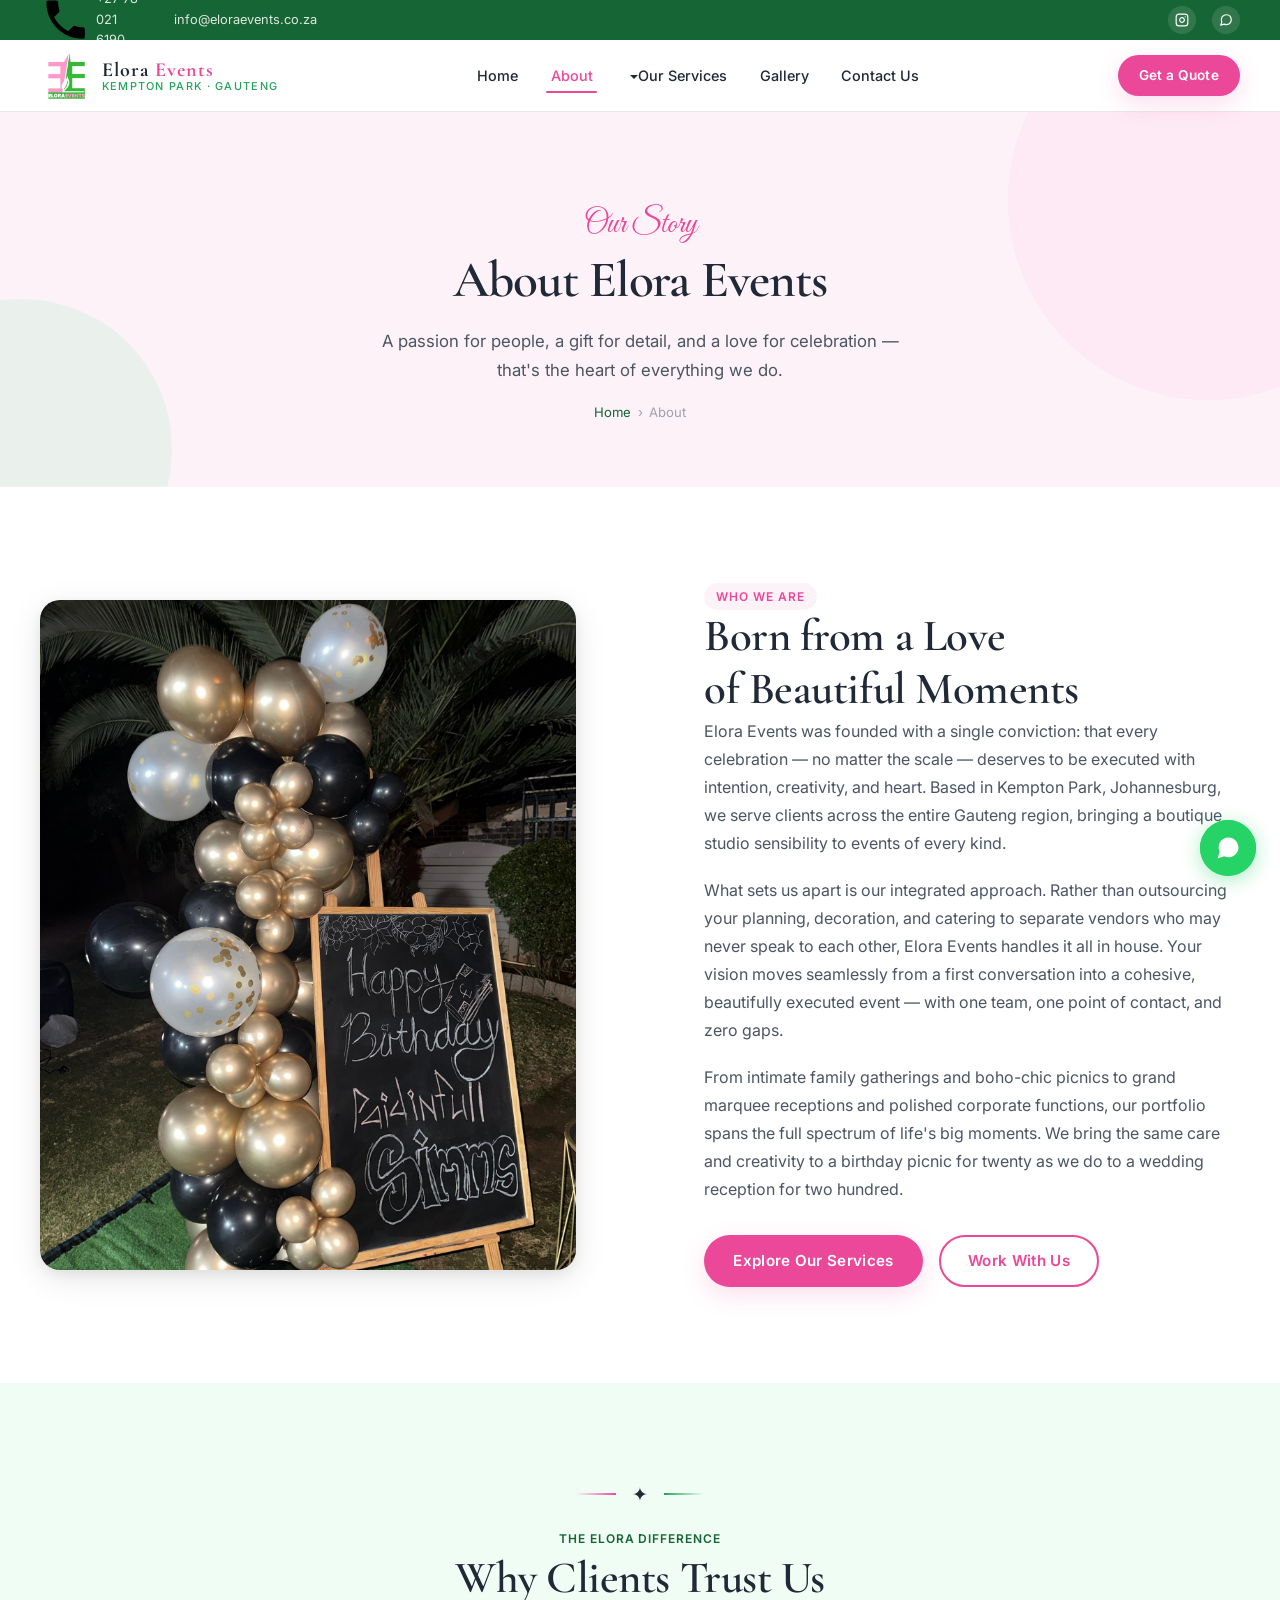
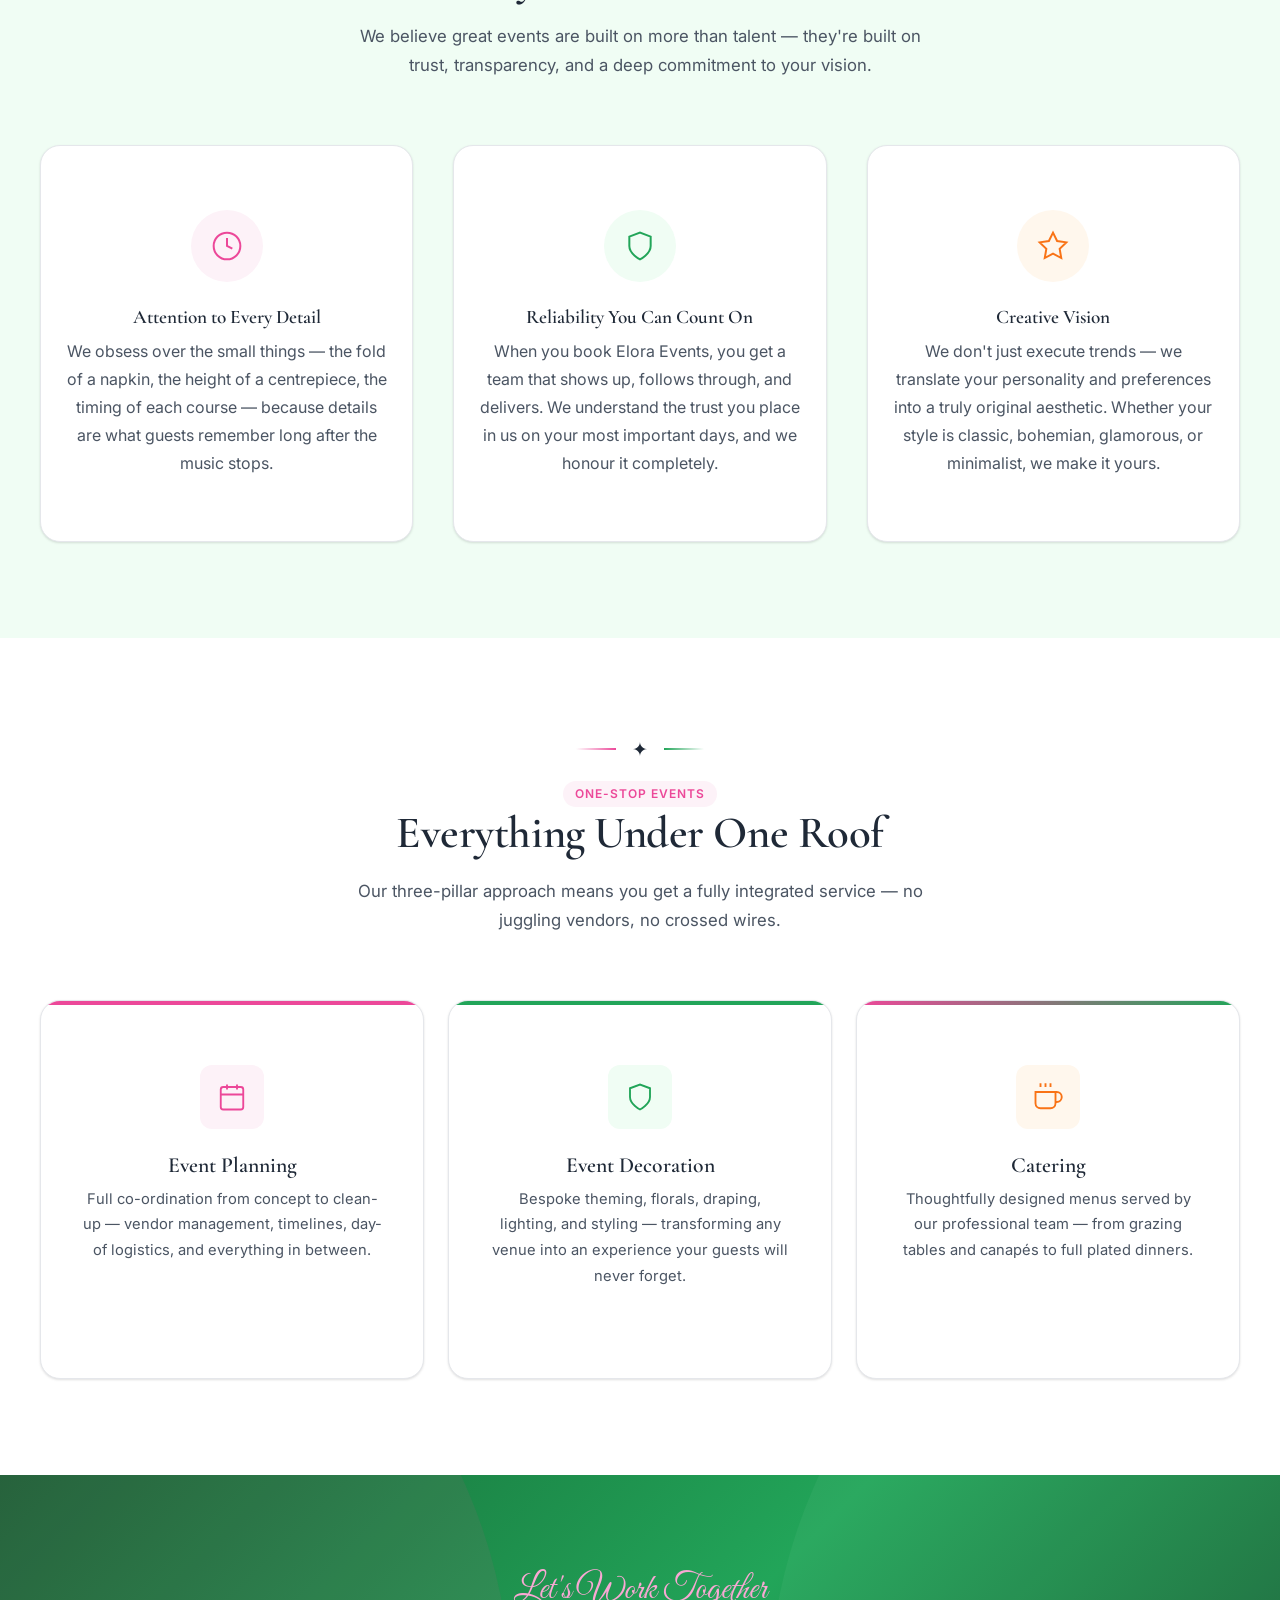
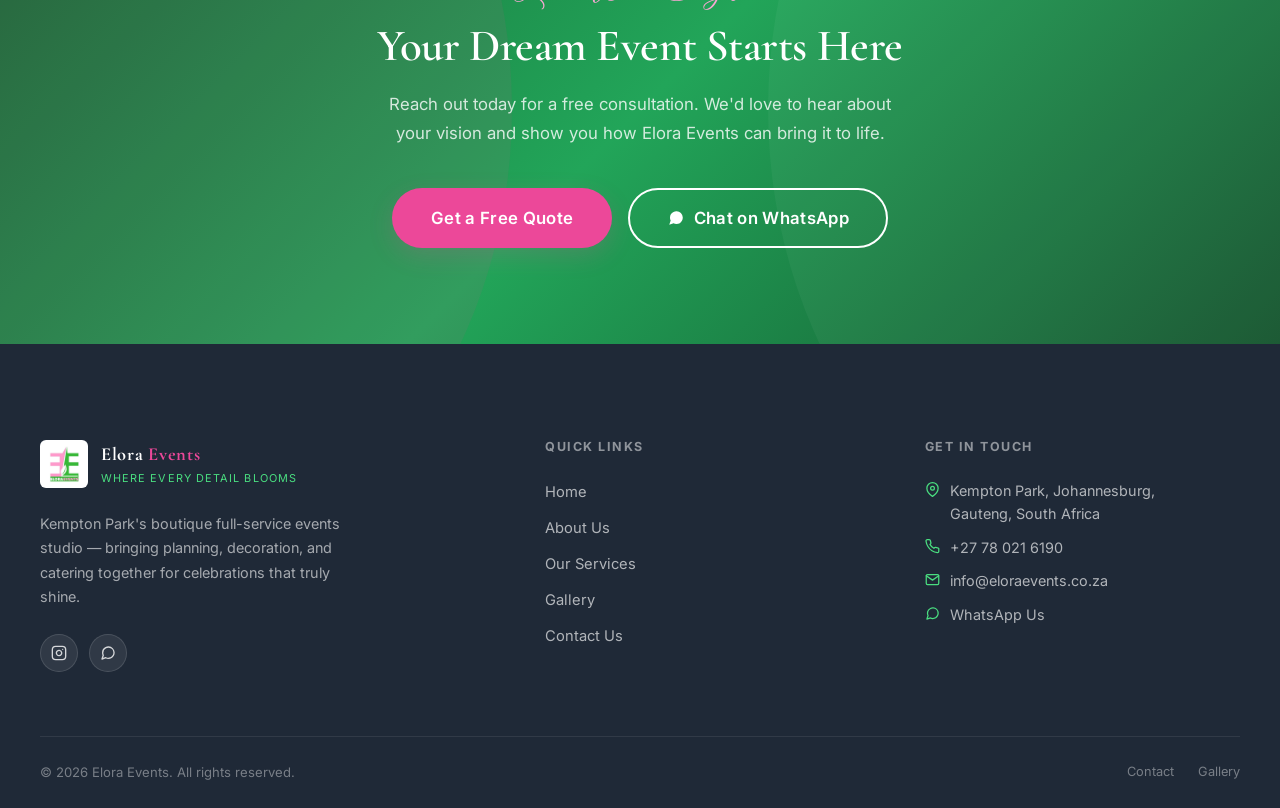
<file: elora-events/about.html>
<!DOCTYPE html>
<html lang="en">
<head>
  <meta charset="UTF-8" />
  <meta name="viewport" content="width=device-width, initial-scale=1.0" />
  <meta name="description" content="About Elora Events — Kempton Park's full-service event planning, decoration, and catering company. Learn our story, values, and what makes us different." />
  <meta property="og:title" content="About Elora Events | Our Story" />
  <title>About Us | Elora Events</title>

  <link rel="preconnect" href="https://fonts.googleapis.com" />
  <link rel="preconnect" href="https://fonts.gstatic.com" crossorigin />
  <link href="https://fonts.googleapis.com/css2?family=Cormorant+Garamond:ital,wght@0,400;0,600;0,700;1,400&family=Great+Vibes&family=Inter:wght@400;500;600;700&display=swap" rel="stylesheet" />

  <link rel="stylesheet" href="css/styles.css" />
</head>
<body>

  <!-- ═══════════════════════════════════════ UTILITY BAR ═══ -->
  <div class="utility-bar" role="banner">
    <div class="container">
      <div class="utility-bar__left">
        <a href="tel:+27780216190" aria-label="Call Elora Events">
          <svg viewBox="0 0 24 24" xmlns="http://www.w3.org/2000/svg"><path d="M6.6 10.8c1.4 2.8 3.8 5.1 6.6 6.6l2.2-2.2c.3-.3.7-.4 1-.2 1.1.4 2.3.6 3.6.6.6 0 1 .4 1 1V20c0 .6-.4 1-1 1-9.4 0-17-7.6-17-17 0-.6.4-1 1-1h3.5c.6 0 1 .4 1 1 0 1.3.2 2.5.6 3.6.1.3 0 .7-.2 1L6.6 10.8z"/></svg>
          +27 78 021 6190
        </a>
        <a href="mailto:info@eloraevents.co.za" class="hide-sm" aria-label="Email Elora Events">
          <svg viewBox="0 0 24 24" xmlns="http://www.w3.org/2000/svg"><path d="M4 4h16c1.1 0 2 .9 2 2v12c0 1.1-.9 2-2 2H4c-1.1 0-2-.9-2-2V6c0-1.1.9-2 2-2z"/><polyline points="22,6 12,13 2,6" style="fill:none;stroke:currentColor;stroke-width:2"/></svg>
          info@eloraevents.co.za
        </a>
      </div>
      <div class="utility-bar__right">
        <a href="https://www.instagram.com/eloraeventsee" target="_blank" rel="noopener noreferrer" aria-label="Instagram">
          <svg viewBox="0 0 24 24"><rect x="2" y="2" width="20" height="20" rx="5" ry="5"/><path d="M16 11.37A4 4 0 1 1 12.63 8 4 4 0 0 1 16 11.37z"/><line x1="17.5" y1="6.5" x2="17.51" y2="6.5" style="stroke:white;stroke-width:2;stroke-linecap:round"/></svg>
        </a>
        <a href="https://wa.me/27780216190" target="_blank" rel="noopener noreferrer" aria-label="WhatsApp">
          <svg viewBox="0 0 24 24"><path d="M21 11.5a8.38 8.38 0 0 1-.9 3.8 8.5 8.5 0 0 1-7.6 4.7 8.38 8.38 0 0 1-3.8-.9L3 21l1.9-5.7a8.38 8.38 0 0 1-.9-3.8 8.5 8.5 0 0 1 4.7-7.6 8.38 8.38 0 0 1 3.8-.9h.5a8.48 8.48 0 0 1 8 8v.5z"/></svg>
        </a>
      </div>
    </div>
  </div>

  <!-- ═══════════════════════════════════════ NAVIGATION ═══ -->
  <nav class="site-nav" role="navigation" aria-label="Main navigation">
    <div class="container">
      <a href="index.html" class="nav-logo" aria-label="Elora Events — Home">
        <img src="assets/images/logo.jpg" alt="Elora Events logo" class="nav-logo__img" width="52" height="52" />
        <div class="nav-logo__text">
          <span class="brand-name">Elora <span>Events</span></span>
          <span class="brand-tagline">Kempton Park · Gauteng</span>
        </div>
      </a>
      <ul class="nav-links" role="list">
        <li><a href="index.html">Home</a></li>
        <li><a href="about.html" class="active">About</a></li>
        <li class="has-dropdown">
          <a href="services.html" aria-haspopup="true">Our Services</a>
          <ul class="dropdown-menu" role="list">
            <li><a href="services.html#planning"><span class="dd-icon">🗓</span>Event Planning</a></li>
            <li><a href="services.html#decoration"><span class="dd-icon">🌸</span>Event Decoration</a></li>
            <li><a href="services.html#catering"><span class="dd-icon">🍽</span>Catering</a></li>
          </ul>
        </li>
        <li><a href="gallery.html">Gallery</a></li>
        <li><a href="contact.html">Contact Us</a></li>
      </ul>
      <div class="nav-cta">
        <a href="contact.html" class="btn btn-primary btn-sm">Get a Quote</a>
        <button class="hamburger" aria-label="Open mobile menu" aria-expanded="false" id="hamburgerBtn">
          <span></span><span></span><span></span>
        </button>
      </div>
    </div>
  </nav>

  <!-- Mobile nav -->
  <div class="mobile-nav" id="mobileNav" role="dialog" aria-label="Mobile navigation" aria-modal="true" tabindex="-1">
    <nav>
      <ul class="mobile-nav__links" role="list">
        <li><a href="index.html">Home</a></li>
        <li><a href="about.html">About</a></li>
        <li>
          <a href="services.html">Our Services</a>
          <ul class="mobile-sub" role="list">
            <li><a href="services.html#planning">Event Planning</a></li>
            <li><a href="services.html#decoration">Event Decoration</a></li>
            <li><a href="services.html#catering">Catering</a></li>
          </ul>
        </li>
        <li><a href="gallery.html">Gallery</a></li>
        <li><a href="contact.html">Contact Us</a></li>
      </ul>
    </nav>
    <div class="mobile-nav__footer">
      <a href="contact.html" class="btn btn-primary">Get a Quote</a>
      <div class="mobile-nav__socials">
        <a href="https://www.instagram.com/eloraeventsee" target="_blank" rel="noopener" aria-label="Instagram">
          <svg viewBox="0 0 24 24"><rect x="2" y="2" width="20" height="20" rx="5"/><path d="M16 11.37A4 4 0 1 1 12.63 8 4 4 0 0 1 16 11.37z"/><line x1="17.5" y1="6.5" x2="17.51" y2="6.5" style="stroke:currentColor;stroke-width:2;stroke-linecap:round"/></svg>
        </a>
        <a href="https://wa.me/27780216190" target="_blank" rel="noopener" aria-label="WhatsApp">
          <svg viewBox="0 0 24 24"><path d="M21 11.5a8.38 8.38 0 0 1-.9 3.8 8.5 8.5 0 0 1-7.6 4.7 8.38 8.38 0 0 1-3.8-.9L3 21l1.9-5.7a8.38 8.38 0 0 1-.9-3.8 8.5 8.5 0 0 1 4.7-7.6 8.38 8.38 0 0 1 3.8-.9h.5a8.48 8.48 0 0 1 8 8v.5z"/></svg>
        </a>
      </div>
    </div>
  </div>

  <!-- ═══════════════════════════════════════ MAIN ═══ -->
  <main id="main-content">

    <!-- Page Hero -->
    <section class="page-hero" aria-label="About page header">
      <div class="container">
        <div class="page-hero__content">
          <span class="accent-script">Our Story</span>
          <h1>About Elora Events</h1>
          <p>A passion for people, a gift for detail, and a love for celebration — that's the heart of everything we do.</p>
          <nav class="breadcrumb" aria-label="Breadcrumb">
            <a href="index.html">Home</a>
            <span aria-hidden="true">›</span>
            <span aria-current="page">About</span>
          </nav>
        </div>
      </div>
    </section>

    <!-- ─── OUR STORY ─── -->
    <section class="section about-story" aria-labelledby="storyHeading">
      <div class="container">
        <div class="about-story__inner">
          <div class="about-story__image reveal">
            <img src="assets/images/gallery-9.jpg" alt="Decorative floral arrangements and balloon display at an Elora Events celebration" loading="lazy" />
          </div>
          <div class="reveal reveal-delay-2">
            <div class="pill">Who We Are</div>
            <h2 id="storyHeading">Born from a Love<br>of Beautiful Moments</h2>
            <p style="margin-bottom:1.2rem;">
              Elora Events was founded with a single conviction: that every celebration — no matter the scale — deserves to be executed with intention, creativity, and heart. Based in Kempton Park, Johannesburg, we serve clients across the entire Gauteng region, bringing a boutique studio sensibility to events of every kind.
            </p>
            <p style="margin-bottom:1.2rem;">
              What sets us apart is our integrated approach. Rather than outsourcing your planning, decoration, and catering to separate vendors who may never speak to each other, Elora Events handles it all in house. Your vision moves seamlessly from a first conversation into a cohesive, beautifully executed event — with one team, one point of contact, and zero gaps.
            </p>
            <p style="margin-bottom:2rem;">
              From intimate family gatherings and boho-chic picnics to grand marquee receptions and polished corporate functions, our portfolio spans the full spectrum of life's big moments. We bring the same care and creativity to a birthday picnic for twenty as we do to a wedding reception for two hundred.
            </p>
            <div style="display:flex;gap:1rem;flex-wrap:wrap;">
              <a href="services.html" class="btn btn-primary">Explore Our Services</a>
              <a href="contact.html" class="btn btn-secondary">Work With Us</a>
            </div>
          </div>
        </div>
      </div>
    </section>

    <!-- ─── WHY CHOOSE US ─── -->
    <section class="section" style="background:var(--color-sage);" aria-labelledby="whyHeading">
      <div class="container">
        <header class="section-header">
          <div class="section-divider"><span>✦</span></div>
          <div class="pill pill--green">The Elora Difference</div>
          <h2 id="whyHeading">Why Clients Trust Us</h2>
          <p>We believe great events are built on more than talent — they're built on trust, transparency, and a deep commitment to your vision.</p>
        </header>

        <div class="values-grid">
          <div class="value-card reveal">
            <div class="value-card__icon">
              <svg viewBox="0 0 24 24" aria-hidden="true">
                <circle cx="12" cy="12" r="10"/><path d="M12 6v6l4 2"/>
              </svg>
            </div>
            <h3>Attention to Every Detail</h3>
            <p>We obsess over the small things — the fold of a napkin, the height of a centrepiece, the timing of each course — because details are what guests remember long after the music stops.</p>
          </div>

          <div class="value-card reveal reveal-delay-1">
            <div class="value-card__icon">
              <svg viewBox="0 0 24 24" aria-hidden="true">
                <path d="M12 22s8-4 8-10V5l-8-3-8 3v7c0 6 8 10 8 10z"/>
              </svg>
            </div>
            <h3>Reliability You Can Count On</h3>
            <p>When you book Elora Events, you get a team that shows up, follows through, and delivers. We understand the trust you place in us on your most important days, and we honour it completely.</p>
          </div>

          <div class="value-card reveal reveal-delay-2">
            <div class="value-card__icon">
              <svg viewBox="0 0 24 24" aria-hidden="true">
                <polygon points="12 2 15.09 8.26 22 9.27 17 14.14 18.18 21.02 12 17.77 5.82 21.02 7 14.14 2 9.27 8.91 8.26 12 2"/>
              </svg>
            </div>
            <h3>Creative Vision</h3>
            <p>We don't just execute trends — we translate your personality and preferences into a truly original aesthetic. Whether your style is classic, bohemian, glamorous, or minimalist, we make it yours.</p>
          </div>
        </div>
      </div>
    </section>

    <!-- ─── WHAT WE DO ─── -->
    <section class="section" style="background:var(--color-white);" aria-labelledby="whatHeading">
      <div class="container">
        <header class="section-header">
          <div class="section-divider"><span>✦</span></div>
          <div class="pill">One-Stop Events</div>
          <h2 id="whatHeading">Everything Under One Roof</h2>
          <p>Our three-pillar approach means you get a fully integrated service — no juggling vendors, no crossed wires.</p>
        </header>

        <div style="display:grid;grid-template-columns:repeat(auto-fit,minmax(260px,1fr));gap:1.5rem;">
          <div class="service-card reveal" style="text-align:center;">
            <div class="service-card__icon-wrap" style="margin-inline:auto;">
              <svg viewBox="0 0 24 24" xmlns="http://www.w3.org/2000/svg" aria-hidden="true" style="stroke:var(--color-pink);fill:none;stroke-width:1.5;width:30px;height:30px;">
                <rect x="3" y="4" width="18" height="18" rx="2" ry="2"/><line x1="16" y1="2" x2="16" y2="6"/><line x1="8" y1="2" x2="8" y2="6"/><line x1="3" y1="10" x2="21" y2="10"/>
              </svg>
            </div>
            <h3>Event Planning</h3>
            <p style="font-size:.92rem;">Full co-ordination from concept to clean-up — vendor management, timelines, day-of logistics, and everything in between.</p>
          </div>
          <div class="service-card reveal reveal-delay-1" style="text-align:center;">
            <div class="service-card__icon-wrap" style="margin-inline:auto;background:var(--color-sage);">
              <svg viewBox="0 0 24 24" xmlns="http://www.w3.org/2000/svg" aria-hidden="true" style="stroke:var(--color-green);fill:none;stroke-width:1.5;width:30px;height:30px;">
                <path d="M12 22s8-4 8-10V5l-8-3-8 3v7c0 6 8 10 8 10z"/>
              </svg>
            </div>
            <h3>Event Decoration</h3>
            <p style="font-size:.92rem;">Bespoke theming, florals, draping, lighting, and styling — transforming any venue into an experience your guests will never forget.</p>
          </div>
          <div class="service-card reveal reveal-delay-2" style="text-align:center;">
            <div class="service-card__icon-wrap" style="margin-inline:auto;background:#FFF7ED;">
              <svg viewBox="0 0 24 24" xmlns="http://www.w3.org/2000/svg" aria-hidden="true" style="stroke:#F97316;fill:none;stroke-width:1.5;width:30px;height:30px;">
                <path d="M18 8h1a4 4 0 0 1 0 8h-1"/><path d="M2 8h16v9a4 4 0 0 1-4 4H6a4 4 0 0 1-4-4V8z"/><line x1="6" y1="1" x2="6" y2="4"/><line x1="10" y1="1" x2="10" y2="4"/><line x1="14" y1="1" x2="14" y2="4"/>
              </svg>
            </div>
            <h3>Catering</h3>
            <p style="font-size:.92rem;">Thoughtfully designed menus served by our professional team — from grazing tables and canapés to full plated dinners.</p>
          </div>
        </div>
      </div>
    </section>

    <!-- ─── CTA ─── -->
    <section class="cta-banner" aria-labelledby="aboutCtaHeading">
      <div class="container">
        <div class="cta-banner__content reveal">
          <span class="accent-script">Let's Work Together</span>
          <h2 id="aboutCtaHeading">Your Dream Event Starts Here</h2>
          <p>Reach out today for a free consultation. We'd love to hear about your vision and show you how Elora Events can bring it to life.</p>
          <div class="cta-banner__actions">
            <a href="contact.html" class="btn btn-primary btn-lg">Get a Free Quote</a>
            <a href="https://wa.me/27780216190" target="_blank" rel="noopener" class="btn btn-outline-white btn-lg" aria-label="WhatsApp Elora Events">
              <svg viewBox="0 0 24 24" style="width:18px;height:18px;fill:currentColor;"><path d="M21 11.5a8.38 8.38 0 0 1-.9 3.8 8.5 8.5 0 0 1-7.6 4.7 8.38 8.38 0 0 1-3.8-.9L3 21l1.9-5.7a8.38 8.38 0 0 1-.9-3.8 8.5 8.5 0 0 1 4.7-7.6 8.38 8.38 0 0 1 3.8-.9h.5a8.48 8.48 0 0 1 8 8v.5z"/></svg>
              Chat on WhatsApp
            </a>
          </div>
        </div>
      </div>
    </section>

  </main>

  <!-- ═══════════════════════════════════════ FOOTER ═══ -->
  <footer class="site-footer" role="contentinfo">
    <div class="container">
      <div class="footer-grid">
        <div class="footer-brand">
          <div class="footer-brand__logo">
            <img src="assets/images/logo.jpg" alt="Elora Events logo" class="footer-brand__logo-img" width="48" height="48" />
            <div class="footer-brand__logo-text">
              <div class="name">Elora <span>Events</span></div>
              <div class="tag">Where Every Detail Blooms</div>
            </div>
          </div>
          <p class="footer-brand__desc">Kempton Park's boutique full-service events studio — bringing planning, decoration, and catering together for celebrations that truly shine.</p>
          <div class="footer-socials">
            <a href="https://www.instagram.com/eloraeventsee" target="_blank" rel="noopener" class="footer-social-link" aria-label="Instagram"><svg viewBox="0 0 24 24"><rect x="2" y="2" width="20" height="20" rx="5" ry="5"/><path d="M16 11.37A4 4 0 1 1 12.63 8 4 4 0 0 1 16 11.37z"/><line x1="17.5" y1="6.5" x2="17.51" y2="6.5" style="stroke:currentColor;stroke-width:2;stroke-linecap:round"/></svg></a>
            <a href="https://wa.me/27780216190" target="_blank" rel="noopener" class="footer-social-link" aria-label="WhatsApp"><svg viewBox="0 0 24 24"><path d="M21 11.5a8.38 8.38 0 0 1-.9 3.8 8.5 8.5 0 0 1-7.6 4.7 8.38 8.38 0 0 1-3.8-.9L3 21l1.9-5.7a8.38 8.38 0 0 1-.9-3.8 8.5 8.5 0 0 1 4.7-7.6 8.38 8.38 0 0 1 3.8-.9h.5a8.48 8.48 0 0 1 8 8v.5z"/></svg></a>
          </div>
        </div>
        <div>
          <h3 class="footer-col__title">Quick Links</h3>
          <ul class="footer-links" role="list">
            <li><a href="index.html">Home</a></li>
            <li><a href="about.html">About Us</a></li>
            <li><a href="services.html">Our Services</a></li>
            <li><a href="gallery.html">Gallery</a></li>
            <li><a href="contact.html">Contact Us</a></li>
          </ul>
        </div>
        <div>
          <h3 class="footer-col__title">Get In Touch</h3>
          <div class="footer-contact-item"><svg viewBox="0 0 24 24" stroke-linecap="round" stroke-linejoin="round"><path d="M21 10c0 7-9 13-9 13s-9-6-9-13a9 9 0 0 1 18 0z"/><circle cx="12" cy="10" r="3"/></svg>Kempton Park, Johannesburg,<br>Gauteng, South Africa</div>
          <div class="footer-contact-item"><svg viewBox="0 0 24 24" stroke-linecap="round" stroke-linejoin="round"><path d="M22 16.92v3a2 2 0 0 1-2.18 2 19.79 19.79 0 0 1-8.63-3.07A19.5 19.5 0 0 1 4.69 12 19.79 19.79 0 0 1 1.65 3.38 2 2 0 0 1 3.62 1h3a2 2 0 0 1 2 1.72c.127.96.361 1.903.7 2.81a2 2 0 0 1-.45 2.11L7.91 8.54a16 16 0 0 0 6.29 6.29l.92-.92a2 2 0 0 1 2.11-.45c.907.339 1.85.573 2.81.7A2 2 0 0 1 22 16.92z"/></svg><a href="tel:+27780216190">+27 78 021 6190</a></div>
          <div class="footer-contact-item"><svg viewBox="0 0 24 24" stroke-linecap="round" stroke-linejoin="round"><path d="M4 4h16c1.1 0 2 .9 2 2v12c0 1.1-.9 2-2 2H4c-1.1 0-2-.9-2-2V6c0-1.1.9-2 2-2z"/><polyline points="22,6 12,13 2,6"/></svg><a href="mailto:info@eloraevents.co.za">info@eloraevents.co.za</a></div>
          <div class="footer-contact-item"><svg viewBox="0 0 24 24" stroke-linecap="round" stroke-linejoin="round"><path d="M21 11.5a8.38 8.38 0 0 1-.9 3.8 8.5 8.5 0 0 1-7.6 4.7 8.38 8.38 0 0 1-3.8-.9L3 21l1.9-5.7a8.38 8.38 0 0 1-.9-3.8 8.5 8.5 0 0 1 4.7-7.6 8.38 8.38 0 0 1 3.8-.9h.5a8.48 8.48 0 0 1 8 8v.5z"/></svg><a href="https://wa.me/27780216190" target="_blank" rel="noopener">WhatsApp Us</a></div>
        </div>
      </div>
      <div class="footer-bar">
        <p>© <span class="footer-year"></span> Elora Events. All rights reserved.</p>
        <div class="footer-bar__links"><a href="contact.html">Contact</a><a href="gallery.html">Gallery</a></div>
      </div>
    </div>
  </footer>

  <a href="https://wa.me/27780216190" class="wa-float" target="_blank" rel="noopener" aria-label="Chat with us on WhatsApp">
    <svg viewBox="0 0 24 24"><path d="M21 11.5a8.38 8.38 0 0 1-.9 3.8 8.5 8.5 0 0 1-7.6 4.7 8.38 8.38 0 0 1-3.8-.9L3 21l1.9-5.7a8.38 8.38 0 0 1-.9-3.8 8.5 8.5 0 0 1 4.7-7.6 8.38 8.38 0 0 1 3.8-.9h.5a8.48 8.48 0 0 1 8 8v.5z"/></svg>
  </a>

  <script src="js/main.js"></script>
</body>
</html>
</file>
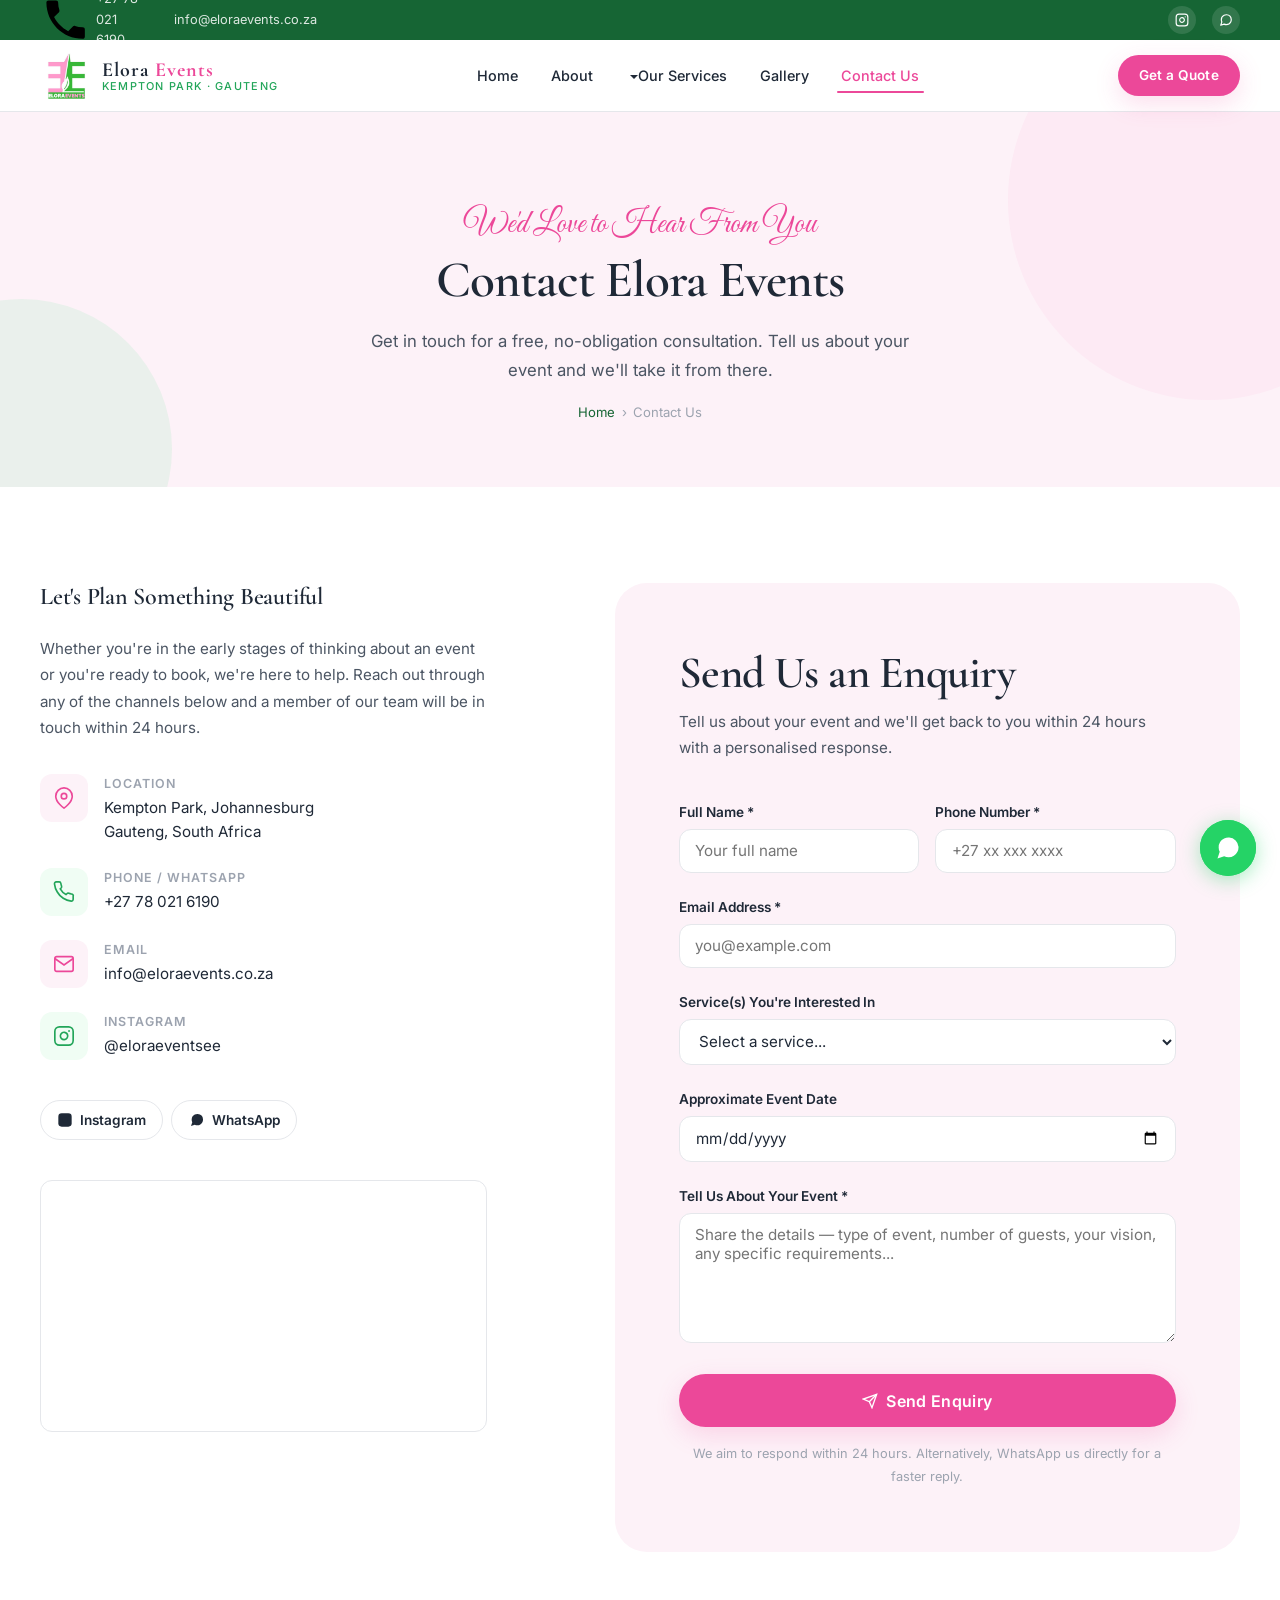
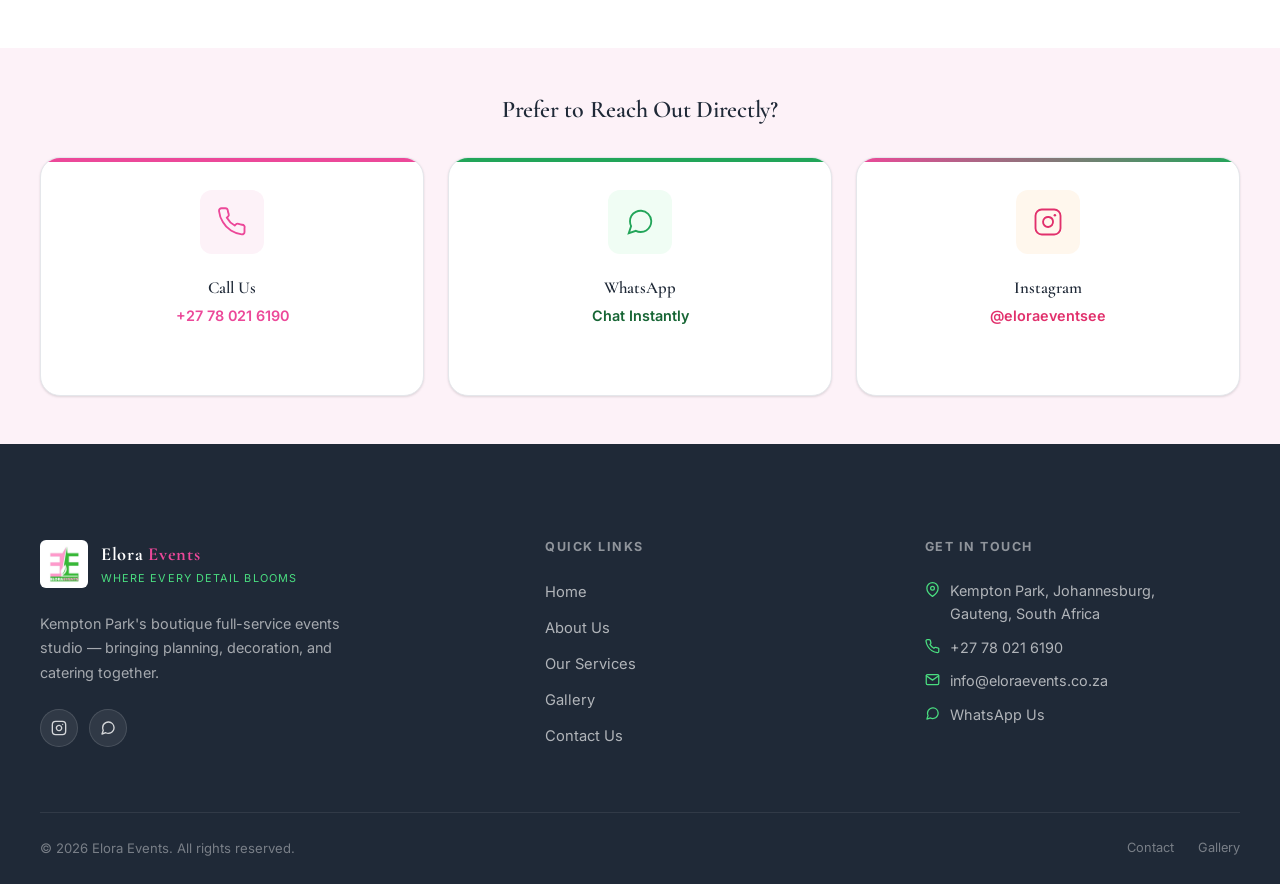
<file: elora-events/contact.html>
<!DOCTYPE html>
<html lang="en">
<head>
  <meta charset="UTF-8" />
  <meta name="viewport" content="width=device-width, initial-scale=1.0" />
  <meta name="description" content="Contact Elora Events — Kempton Park, Johannesburg. Get a free quote for event planning, decoration, or catering services across Gauteng. Call +27 78 021 6190." />
  <meta property="og:title" content="Contact Us | Elora Events" />
  <title>Contact Us | Elora Events</title>

  <link rel="preconnect" href="https://fonts.googleapis.com" />
  <link rel="preconnect" href="https://fonts.gstatic.com" crossorigin />
  <link href="https://fonts.googleapis.com/css2?family=Cormorant+Garamond:ital,wght@0,400;0,600;0,700;1,400&family=Great+Vibes&family=Inter:wght@400;500;600;700&display=swap" rel="stylesheet" />

  <link rel="stylesheet" href="css/styles.css" />
</head>
<body>

  <!-- ═══ UTILITY BAR ═══ -->
  <div class="utility-bar" role="banner">
    <div class="container">
      <div class="utility-bar__left">
        <a href="tel:+27780216190" aria-label="Call Elora Events"><svg viewBox="0 0 24 24"><path d="M6.6 10.8c1.4 2.8 3.8 5.1 6.6 6.6l2.2-2.2c.3-.3.7-.4 1-.2 1.1.4 2.3.6 3.6.6.6 0 1 .4 1 1V20c0 .6-.4 1-1 1-9.4 0-17-7.6-17-17 0-.6.4-1 1-1h3.5c.6 0 1 .4 1 1 0 1.3.2 2.5.6 3.6.1.3 0 .7-.2 1L6.6 10.8z"/></svg>+27 78 021 6190</a>
        <a href="mailto:info@eloraevents.co.za" class="hide-sm"><svg viewBox="0 0 24 24"><path d="M4 4h16c1.1 0 2 .9 2 2v12c0 1.1-.9 2-2 2H4c-1.1 0-2-.9-2-2V6c0-1.1.9-2 2-2z"/><polyline points="22,6 12,13 2,6" style="fill:none;stroke:currentColor;stroke-width:2"/></svg>info@eloraevents.co.za</a>
      </div>
      <div class="utility-bar__right">
        <a href="https://www.instagram.com/eloraeventsee" target="_blank" rel="noopener" aria-label="Instagram"><svg viewBox="0 0 24 24"><rect x="2" y="2" width="20" height="20" rx="5" ry="5"/><path d="M16 11.37A4 4 0 1 1 12.63 8 4 4 0 0 1 16 11.37z"/><line x1="17.5" y1="6.5" x2="17.51" y2="6.5" style="stroke:white;stroke-width:2;stroke-linecap:round"/></svg></a>
        <a href="https://wa.me/27780216190" target="_blank" rel="noopener" aria-label="WhatsApp"><svg viewBox="0 0 24 24"><path d="M21 11.5a8.38 8.38 0 0 1-.9 3.8 8.5 8.5 0 0 1-7.6 4.7 8.38 8.38 0 0 1-3.8-.9L3 21l1.9-5.7a8.38 8.38 0 0 1-.9-3.8 8.5 8.5 0 0 1 4.7-7.6 8.38 8.38 0 0 1 3.8-.9h.5a8.48 8.48 0 0 1 8 8v.5z"/></svg></a>
      </div>
    </div>
  </div>

  <!-- ═══ NAVIGATION ═══ -->
  <nav class="site-nav" role="navigation" aria-label="Main navigation">
    <div class="container">
      <a href="index.html" class="nav-logo" aria-label="Elora Events — Home">
        <img src="assets/images/logo.jpg" alt="Elora Events logo" class="nav-logo__img" width="52" height="52" />
        <div class="nav-logo__text">
          <span class="brand-name">Elora <span>Events</span></span>
          <span class="brand-tagline">Kempton Park · Gauteng</span>
        </div>
      </a>
      <ul class="nav-links" role="list">
        <li><a href="index.html">Home</a></li>
        <li><a href="about.html">About</a></li>
        <li class="has-dropdown">
          <a href="services.html" aria-haspopup="true">Our Services</a>
          <ul class="dropdown-menu" role="list">
            <li><a href="services.html#planning"><span class="dd-icon">🗓</span>Event Planning</a></li>
            <li><a href="services.html#decoration"><span class="dd-icon">🌸</span>Event Decoration</a></li>
            <li><a href="services.html#catering"><span class="dd-icon">🍽</span>Catering</a></li>
          </ul>
        </li>
        <li><a href="gallery.html">Gallery</a></li>
        <li><a href="contact.html" class="active">Contact Us</a></li>
      </ul>
      <div class="nav-cta">
        <a href="contact.html" class="btn btn-primary btn-sm">Get a Quote</a>
        <button class="hamburger" aria-label="Open mobile menu" id="hamburgerBtn"><span></span><span></span><span></span></button>
      </div>
    </div>
  </nav>

  <!-- Mobile nav -->
  <div class="mobile-nav" id="mobileNav" role="dialog" aria-label="Mobile navigation" aria-modal="true" tabindex="-1">
    <nav>
      <ul class="mobile-nav__links" role="list">
        <li><a href="index.html">Home</a></li>
        <li><a href="about.html">About</a></li>
        <li><a href="services.html">Our Services</a>
          <ul class="mobile-sub" role="list">
            <li><a href="services.html#planning">Event Planning</a></li>
            <li><a href="services.html#decoration">Event Decoration</a></li>
            <li><a href="services.html#catering">Catering</a></li>
          </ul>
        </li>
        <li><a href="gallery.html">Gallery</a></li>
        <li><a href="contact.html">Contact Us</a></li>
      </ul>
    </nav>
    <div class="mobile-nav__footer">
      <a href="contact.html" class="btn btn-primary">Get a Quote</a>
      <div class="mobile-nav__socials">
        <a href="https://www.instagram.com/eloraeventsee" target="_blank" rel="noopener" aria-label="Instagram"><svg viewBox="0 0 24 24"><rect x="2" y="2" width="20" height="20" rx="5"/><path d="M16 11.37A4 4 0 1 1 12.63 8 4 4 0 0 1 16 11.37z"/><line x1="17.5" y1="6.5" x2="17.51" y2="6.5" style="stroke:currentColor;stroke-width:2;stroke-linecap:round"/></svg></a>
        <a href="https://wa.me/27780216190" target="_blank" rel="noopener" aria-label="WhatsApp"><svg viewBox="0 0 24 24"><path d="M21 11.5a8.38 8.38 0 0 1-.9 3.8 8.5 8.5 0 0 1-7.6 4.7 8.38 8.38 0 0 1-3.8-.9L3 21l1.9-5.7a8.38 8.38 0 0 1-.9-3.8 8.5 8.5 0 0 1 4.7-7.6 8.38 8.38 0 0 1 3.8-.9h.5a8.48 8.48 0 0 1 8 8v.5z"/></svg></a>
      </div>
    </div>
  </div>

  <!-- ═══ MAIN ═══ -->
  <main id="main-content">

    <!-- Page Hero -->
    <section class="page-hero" aria-label="Contact page header">
      <div class="container">
        <div class="page-hero__content">
          <span class="accent-script">We'd Love to Hear From You</span>
          <h1>Contact Elora Events</h1>
          <p>Get in touch for a free, no-obligation consultation. Tell us about your event and we'll take it from there.</p>
          <nav class="breadcrumb" aria-label="Breadcrumb">
            <a href="index.html">Home</a>
            <span aria-hidden="true">›</span>
            <span aria-current="page">Contact Us</span>
          </nav>
        </div>
      </div>
    </section>

    <!-- ─── CONTACT SECTION ─── -->
    <section class="section contact-section" aria-labelledby="contactHeading">
      <div class="container">
        <h2 id="contactHeading" class="sr-only">Contact Information and Enquiry Form</h2>

        <div class="contact-grid">

          <!-- Contact Info -->
          <aside class="reveal" aria-label="Contact details">
            <h2 class="contact-info__heading">Let's Plan Something Beautiful</h2>
            <p style="margin-bottom:2rem;font-size:.95rem;color:var(--color-ink-light);">
              Whether you're in the early stages of thinking about an event or you're ready to book, we're here to help. Reach out through any of the channels below and a member of our team will be in touch within 24 hours.
            </p>

            <div class="contact-details" aria-label="Contact details list">
              <div class="contact-detail-item">
                <div class="contact-detail-item__icon">
                  <svg viewBox="0 0 24 24" aria-hidden="true"><path d="M21 10c0 7-9 13-9 13s-9-6-9-13a9 9 0 0 1 18 0z"/><circle cx="12" cy="10" r="3"/></svg>
                </div>
                <div class="contact-detail-item__body">
                  <span class="contact-detail-item__label">Location</span>
                  <span class="contact-detail-item__value">Kempton Park, Johannesburg<br>Gauteng, South Africa</span>
                </div>
              </div>

              <div class="contact-detail-item">
                <div class="contact-detail-item__icon">
                  <svg viewBox="0 0 24 24" aria-hidden="true"><path d="M22 16.92v3a2 2 0 0 1-2.18 2 19.79 19.79 0 0 1-8.63-3.07A19.5 19.5 0 0 1 4.69 12 19.79 19.79 0 0 1 1.65 3.38 2 2 0 0 1 3.62 1h3a2 2 0 0 1 2 1.72c.127.96.361 1.903.7 2.81a2 2 0 0 1-.45 2.11L7.91 8.54a16 16 0 0 0 6.29 6.29l.92-.92a2 2 0 0 1 2.11-.45c.907.339 1.85.573 2.81.7A2 2 0 0 1 22 16.92z"/></svg>
                </div>
                <div class="contact-detail-item__body">
                  <span class="contact-detail-item__label">Phone / WhatsApp</span>
                  <span class="contact-detail-item__value"><a href="tel:+27780216190">+27 78 021 6190</a></span>
                </div>
              </div>

              <div class="contact-detail-item">
                <div class="contact-detail-item__icon">
                  <svg viewBox="0 0 24 24" aria-hidden="true"><path d="M4 4h16c1.1 0 2 .9 2 2v12c0 1.1-.9 2-2 2H4c-1.1 0-2-.9-2-2V6c0-1.1.9-2 2-2z"/><polyline points="22,6 12,13 2,6"/></svg>
                </div>
                <div class="contact-detail-item__body">
                  <span class="contact-detail-item__label">Email</span>
                  <!-- TODO: replace with real email address when available -->
                  <span class="contact-detail-item__value"><a href="mailto:info@eloraevents.co.za">info@eloraevents.co.za</a></span>
                </div>
              </div>

              <div class="contact-detail-item">
                <div class="contact-detail-item__icon">
                  <svg viewBox="0 0 24 24" aria-hidden="true"><rect x="2" y="2" width="20" height="20" rx="5" ry="5"/><path d="M16 11.37A4 4 0 1 1 12.63 8 4 4 0 0 1 16 11.37z"/><line x1="17.5" y1="6.5" x2="17.51" y2="6.5" style="stroke:var(--color-green);stroke-width:2;stroke-linecap:round"/></svg>
                </div>
                <div class="contact-detail-item__body">
                  <span class="contact-detail-item__label">Instagram</span>
                  <span class="contact-detail-item__value"><a href="https://www.instagram.com/eloraeventsee" target="_blank" rel="noopener">@eloraeventsee</a></span>
                </div>
              </div>
            </div>

            <!-- Social quick links -->
            <div class="contact-socials" aria-label="Social and messaging links">
              <a href="https://www.instagram.com/eloraeventsee" target="_blank" rel="noopener noreferrer" class="contact-social-link contact-social-link--ig" aria-label="Follow on Instagram">
                <svg viewBox="0 0 24 24" aria-hidden="true"><rect x="2" y="2" width="20" height="20" rx="5" ry="5"/><path d="M16 11.37A4 4 0 1 1 12.63 8 4 4 0 0 1 16 11.37z"/><line x1="17.5" y1="6.5" x2="17.51" y2="6.5" style="stroke:currentColor;stroke-width:2;stroke-linecap:round"/></svg>
                Instagram
              </a>
              <a href="https://wa.me/27780216190" target="_blank" rel="noopener noreferrer" class="contact-social-link contact-social-link--wa" aria-label="Chat on WhatsApp">
                <svg viewBox="0 0 24 24" aria-hidden="true"><path d="M21 11.5a8.38 8.38 0 0 1-.9 3.8 8.5 8.5 0 0 1-7.6 4.7 8.38 8.38 0 0 1-3.8-.9L3 21l1.9-5.7a8.38 8.38 0 0 1-.9-3.8 8.5 8.5 0 0 1 4.7-7.6 8.38 8.38 0 0 1 3.8-.9h.5a8.48 8.48 0 0 1 8 8v.5z"/></svg>
                WhatsApp
              </a>
            </div>

            <!-- Map -->
            <div class="map-embed" aria-label="Map showing Kempton Park, Johannesburg">
              <iframe
                src="https://www.google.com/maps/embed?pb=!1m18!1m12!1m3!1d57359.018986671!2d28.166666!3d-26.1!2m3!1f0!2f0!3f0!3m2!1i1024!2i768!4f13.1!3m3!1m2!1s0x1e9579c87d4bd59d%3A0xb437b3e4b5d51a3a!2sKempton%20Park%2C%20South%20Africa!5e0!3m2!1sen!2sza!4v1700000000000"
                title="Kempton Park, Johannesburg map"
                loading="lazy"
                referrerpolicy="no-referrer-when-downgrade"
                aria-label="Google Map of Kempton Park, Johannesburg"
              ></iframe>
            </div>
          </aside>

          <!-- Contact Form -->
          <div class="contact-form-wrap reveal reveal-delay-2">
            <h2>Send Us an Enquiry</h2>
            <p>Tell us about your event and we'll get back to you within 24 hours with a personalised response.</p>

            <form id="contactForm" novalidate aria-label="Event enquiry form">
              <div class="form-row">
                <div class="form-group">
                  <label for="name">Full Name <span aria-hidden="true">*</span></label>
                  <input
                    type="text"
                    id="name"
                    name="name"
                    placeholder="Your full name"
                    required
                    autocomplete="name"
                    aria-required="true"
                  />
                </div>
                <div class="form-group">
                  <label for="phone">Phone Number <span aria-hidden="true">*</span></label>
                  <input
                    type="tel"
                    id="phone"
                    name="phone"
                    placeholder="+27 xx xxx xxxx"
                    required
                    autocomplete="tel"
                    aria-required="true"
                  />
                </div>
              </div>

              <div class="form-group">
                <label for="email">Email Address <span aria-hidden="true">*</span></label>
                <input
                  type="email"
                  id="email"
                  name="email"
                  placeholder="you@example.com"
                  required
                  autocomplete="email"
                  aria-required="true"
                />
              </div>

              <div class="form-group">
                <label for="service">Service(s) You're Interested In</label>
                <select id="service" name="service">
                  <option value="">Select a service...</option>
                  <option value="planning">Event Planning</option>
                  <option value="decoration">Event Decoration</option>
                  <option value="catering">Catering</option>
                  <option value="full-package">Full Package (Planning + Decoration + Catering)</option>
                  <option value="planning-decoration">Planning + Decoration</option>
                  <option value="planning-catering">Planning + Catering</option>
                  <option value="decoration-catering">Decoration + Catering</option>
                  <option value="other">Other / Not Sure Yet</option>
                </select>
              </div>

              <div class="form-group">
                <label for="event-date">Approximate Event Date</label>
                <input
                  type="date"
                  id="event-date"
                  name="event-date"
                  aria-label="Approximate event date"
                />
              </div>

              <div class="form-group">
                <label for="message">Tell Us About Your Event <span aria-hidden="true">*</span></label>
                <textarea
                  id="message"
                  name="message"
                  placeholder="Share the details — type of event, number of guests, your vision, any specific requirements..."
                  required
                  aria-required="true"
                ></textarea>
              </div>

              <button type="submit" class="btn btn-primary form-submit" id="submitContactForm">
                <svg viewBox="0 0 24 24" style="width:16px;height:16px;fill:none;stroke:currentColor;stroke-width:2;" aria-hidden="true"><line x1="22" y1="2" x2="11" y2="13"/><polygon points="22 2 15 22 11 13 2 9 22 2"/></svg>
                Send Enquiry
              </button>

              <p class="form-notice">
                <!-- TODO: connect to form backend / email service (e.g. Formspree, Netlify Forms, EmailJS) -->
                We aim to respond within 24 hours. Alternatively, WhatsApp us directly for a faster reply.
              </p>
            </form>

            <!-- Success message (shown after submit) -->
            <div class="form-success" role="alert" aria-live="polite">
              <div class="form-success__icon">
                <svg viewBox="0 0 24 24" aria-hidden="true"><polyline points="20 6 9 17 4 12"/></svg>
              </div>
              <h3 style="font-family:var(--font-display);font-size:1.5rem;margin-bottom:0.5rem;">Thank You!</h3>
              <p>Your enquiry has been sent. We'll be in touch within 24 hours. In the meantime, feel free to browse our <a href="gallery.html" style="color:var(--color-pink);">gallery</a> for inspiration.</p>
            </div>
          </div>

        </div>
      </div>
    </section>

    <!-- ─── QUICK CONTACT STRIP ─── -->
    <section class="section" style="background:var(--color-blush);padding-block:3rem;" aria-labelledby="quickContactHeading">
      <div class="container">
        <h2 id="quickContactHeading" style="text-align:center;margin-bottom:2rem;font-size:1.5rem;" class="reveal">
          Prefer to Reach Out Directly?
        </h2>
        <div style="display:grid;grid-template-columns:repeat(auto-fit,minmax(220px,1fr));gap:1.5rem;" class="reveal reveal-delay-1">

          <a href="tel:+27780216190" class="service-card" style="text-align:center;text-decoration:none;padding:2rem 1.5rem;" aria-label="Call Elora Events">
            <div class="service-card__icon-wrap" style="margin-inline:auto;">
              <svg viewBox="0 0 24 24" style="stroke:var(--color-pink);fill:none;stroke-width:1.5;width:30px;height:30px;" aria-hidden="true"><path d="M22 16.92v3a2 2 0 0 1-2.18 2 19.79 19.79 0 0 1-8.63-3.07A19.5 19.5 0 0 1 4.69 12 19.79 19.79 0 0 1 1.65 3.38 2 2 0 0 1 3.62 1h3a2 2 0 0 1 2 1.72c.127.96.361 1.903.7 2.81a2 2 0 0 1-.45 2.11L7.91 8.54a16 16 0 0 0 6.29 6.29l.92-.92a2 2 0 0 1 2.11-.45c.907.339 1.85.573 2.81.7A2 2 0 0 1 22 16.92z"/></svg>
            </div>
            <h3 style="font-size:1.05rem;margin-bottom:.3rem;">Call Us</h3>
            <p style="font-size:.9rem;font-weight:600;color:var(--color-pink);">+27 78 021 6190</p>
          </a>

          <a href="https://wa.me/27780216190" target="_blank" rel="noopener noreferrer" class="service-card" style="text-align:center;text-decoration:none;padding:2rem 1.5rem;" aria-label="WhatsApp Elora Events">
            <div class="service-card__icon-wrap" style="margin-inline:auto;background:var(--color-sage);">
              <svg viewBox="0 0 24 24" style="stroke:var(--color-green);fill:none;stroke-width:1.5;width:30px;height:30px;" aria-hidden="true"><path d="M21 11.5a8.38 8.38 0 0 1-.9 3.8 8.5 8.5 0 0 1-7.6 4.7 8.38 8.38 0 0 1-3.8-.9L3 21l1.9-5.7a8.38 8.38 0 0 1-.9-3.8 8.5 8.5 0 0 1 4.7-7.6 8.38 8.38 0 0 1 3.8-.9h.5a8.48 8.48 0 0 1 8 8v.5z"/></svg>
            </div>
            <h3 style="font-size:1.05rem;margin-bottom:.3rem;">WhatsApp</h3>
            <p style="font-size:.9rem;font-weight:600;color:var(--color-green-dark);">Chat Instantly</p>
          </a>

          <a href="https://www.instagram.com/eloraeventsee" target="_blank" rel="noopener noreferrer" class="service-card" style="text-align:center;text-decoration:none;padding:2rem 1.5rem;" aria-label="Instagram Elora Events">
            <div class="service-card__icon-wrap" style="margin-inline:auto;background:#FFF7ED;">
              <svg viewBox="0 0 24 24" style="stroke:#E1306C;fill:none;stroke-width:1.5;width:30px;height:30px;" aria-hidden="true"><rect x="2" y="2" width="20" height="20" rx="5" ry="5"/><path d="M16 11.37A4 4 0 1 1 12.63 8 4 4 0 0 1 16 11.37z"/><line x1="17.5" y1="6.5" x2="17.51" y2="6.5" style="stroke:#E1306C;stroke-width:2;stroke-linecap:round"/></svg>
            </div>
            <h3 style="font-size:1.05rem;margin-bottom:.3rem;">Instagram</h3>
            <p style="font-size:.9rem;font-weight:600;color:#E1306C;">@eloraeventsee</p>
          </a>

        </div>
      </div>
    </section>

  </main>

  <!-- ═══ FOOTER ═══ -->
  <footer class="site-footer" role="contentinfo">
    <div class="container">
      <div class="footer-grid">
        <div class="footer-brand">
          <div class="footer-brand__logo">
            <img src="assets/images/logo.jpg" alt="Elora Events logo" class="footer-brand__logo-img" width="48" height="48" />
            <div class="footer-brand__logo-text">
              <div class="name">Elora <span>Events</span></div>
              <div class="tag">Where Every Detail Blooms</div>
            </div>
          </div>
          <p class="footer-brand__desc">Kempton Park's boutique full-service events studio — bringing planning, decoration, and catering together.</p>
          <div class="footer-socials">
            <a href="https://www.instagram.com/eloraeventsee" target="_blank" rel="noopener" class="footer-social-link" aria-label="Instagram"><svg viewBox="0 0 24 24"><rect x="2" y="2" width="20" height="20" rx="5" ry="5"/><path d="M16 11.37A4 4 0 1 1 12.63 8 4 4 0 0 1 16 11.37z"/><line x1="17.5" y1="6.5" x2="17.51" y2="6.5" style="stroke:currentColor;stroke-width:2;stroke-linecap:round"/></svg></a>
            <a href="https://wa.me/27780216190" target="_blank" rel="noopener" class="footer-social-link" aria-label="WhatsApp"><svg viewBox="0 0 24 24"><path d="M21 11.5a8.38 8.38 0 0 1-.9 3.8 8.5 8.5 0 0 1-7.6 4.7 8.38 8.38 0 0 1-3.8-.9L3 21l1.9-5.7a8.38 8.38 0 0 1-.9-3.8 8.5 8.5 0 0 1 4.7-7.6 8.38 8.38 0 0 1 3.8-.9h.5a8.48 8.48 0 0 1 8 8v.5z"/></svg></a>
          </div>
        </div>
        <div>
          <h3 class="footer-col__title">Quick Links</h3>
          <ul class="footer-links" role="list">
            <li><a href="index.html">Home</a></li>
            <li><a href="about.html">About Us</a></li>
            <li><a href="services.html">Our Services</a></li>
            <li><a href="gallery.html">Gallery</a></li>
            <li><a href="contact.html">Contact Us</a></li>
          </ul>
        </div>
        <div>
          <h3 class="footer-col__title">Get In Touch</h3>
          <div class="footer-contact-item"><svg viewBox="0 0 24 24" stroke-linecap="round" stroke-linejoin="round"><path d="M21 10c0 7-9 13-9 13s-9-6-9-13a9 9 0 0 1 18 0z"/><circle cx="12" cy="10" r="3"/></svg>Kempton Park, Johannesburg,<br>Gauteng, South Africa</div>
          <div class="footer-contact-item"><svg viewBox="0 0 24 24" stroke-linecap="round" stroke-linejoin="round"><path d="M22 16.92v3a2 2 0 0 1-2.18 2 19.79 19.79 0 0 1-8.63-3.07A19.5 19.5 0 0 1 4.69 12 19.79 19.79 0 0 1 1.65 3.38 2 2 0 0 1 3.62 1h3a2 2 0 0 1 2 1.72c.127.96.361 1.903.7 2.81a2 2 0 0 1-.45 2.11L7.91 8.54a16 16 0 0 0 6.29 6.29l.92-.92a2 2 0 0 1 2.11-.45c.907.339 1.85.573 2.81.7A2 2 0 0 1 22 16.92z"/></svg><a href="tel:+27780216190">+27 78 021 6190</a></div>
          <div class="footer-contact-item"><svg viewBox="0 0 24 24" stroke-linecap="round" stroke-linejoin="round"><path d="M4 4h16c1.1 0 2 .9 2 2v12c0 1.1-.9 2-2 2H4c-1.1 0-2-.9-2-2V6c0-1.1.9-2 2-2z"/><polyline points="22,6 12,13 2,6"/></svg><a href="mailto:info@eloraevents.co.za">info@eloraevents.co.za</a></div>
          <div class="footer-contact-item"><svg viewBox="0 0 24 24" stroke-linecap="round" stroke-linejoin="round"><path d="M21 11.5a8.38 8.38 0 0 1-.9 3.8 8.5 8.5 0 0 1-7.6 4.7 8.38 8.38 0 0 1-3.8-.9L3 21l1.9-5.7a8.38 8.38 0 0 1-.9-3.8 8.5 8.5 0 0 1 4.7-7.6 8.38 8.38 0 0 1 3.8-.9h.5a8.48 8.48 0 0 1 8 8v.5z"/></svg><a href="https://wa.me/27780216190" target="_blank" rel="noopener">WhatsApp Us</a></div>
        </div>
      </div>
      <div class="footer-bar">
        <p>© <span class="footer-year"></span> Elora Events. All rights reserved.</p>
        <div class="footer-bar__links"><a href="contact.html">Contact</a><a href="gallery.html">Gallery</a></div>
      </div>
    </div>
  </footer>

  <a href="https://wa.me/27780216190" class="wa-float" target="_blank" rel="noopener" aria-label="Chat with us on WhatsApp">
    <svg viewBox="0 0 24 24"><path d="M21 11.5a8.38 8.38 0 0 1-.9 3.8 8.5 8.5 0 0 1-7.6 4.7 8.38 8.38 0 0 1-3.8-.9L3 21l1.9-5.7a8.38 8.38 0 0 1-.9-3.8 8.5 8.5 0 0 1 4.7-7.6 8.38 8.38 0 0 1 3.8-.9h.5a8.48 8.48 0 0 1 8 8v.5z"/></svg>
  </a>

  <script src="js/main.js"></script>
</body>
</html>
</file>
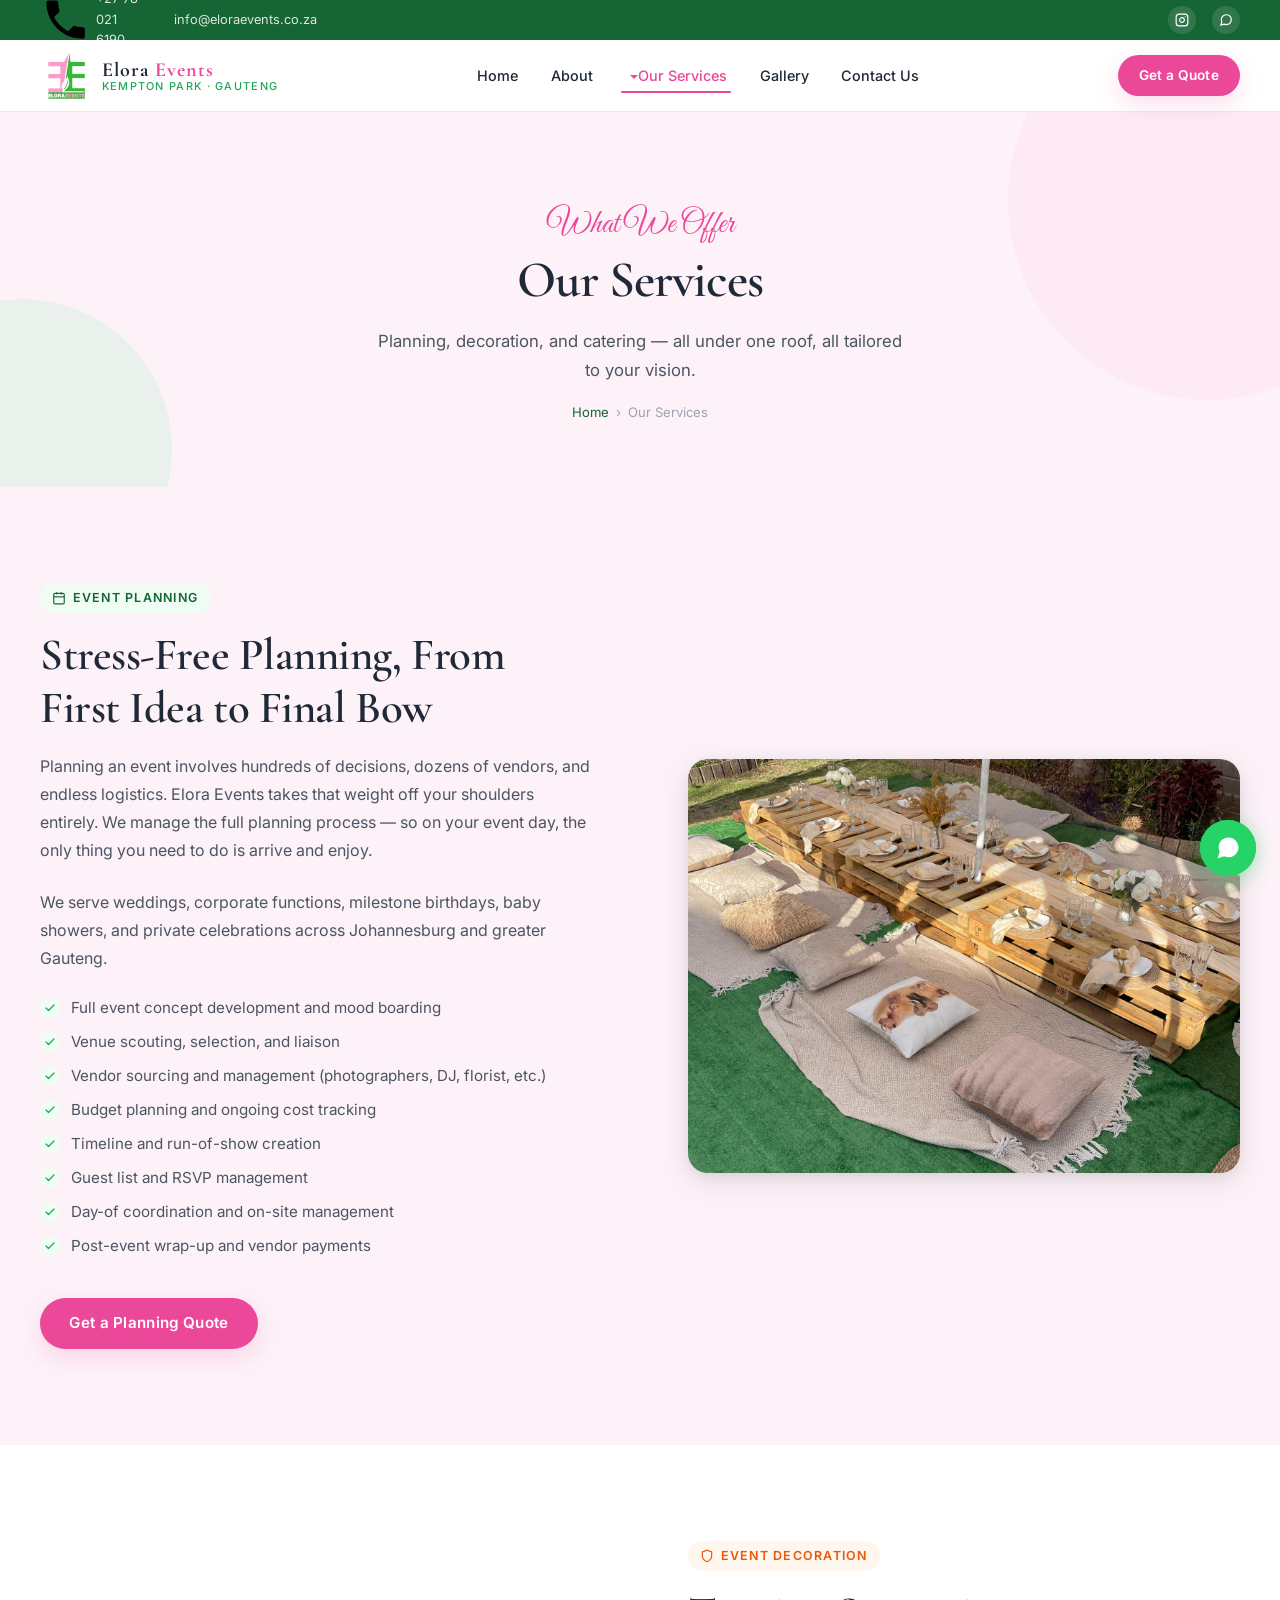
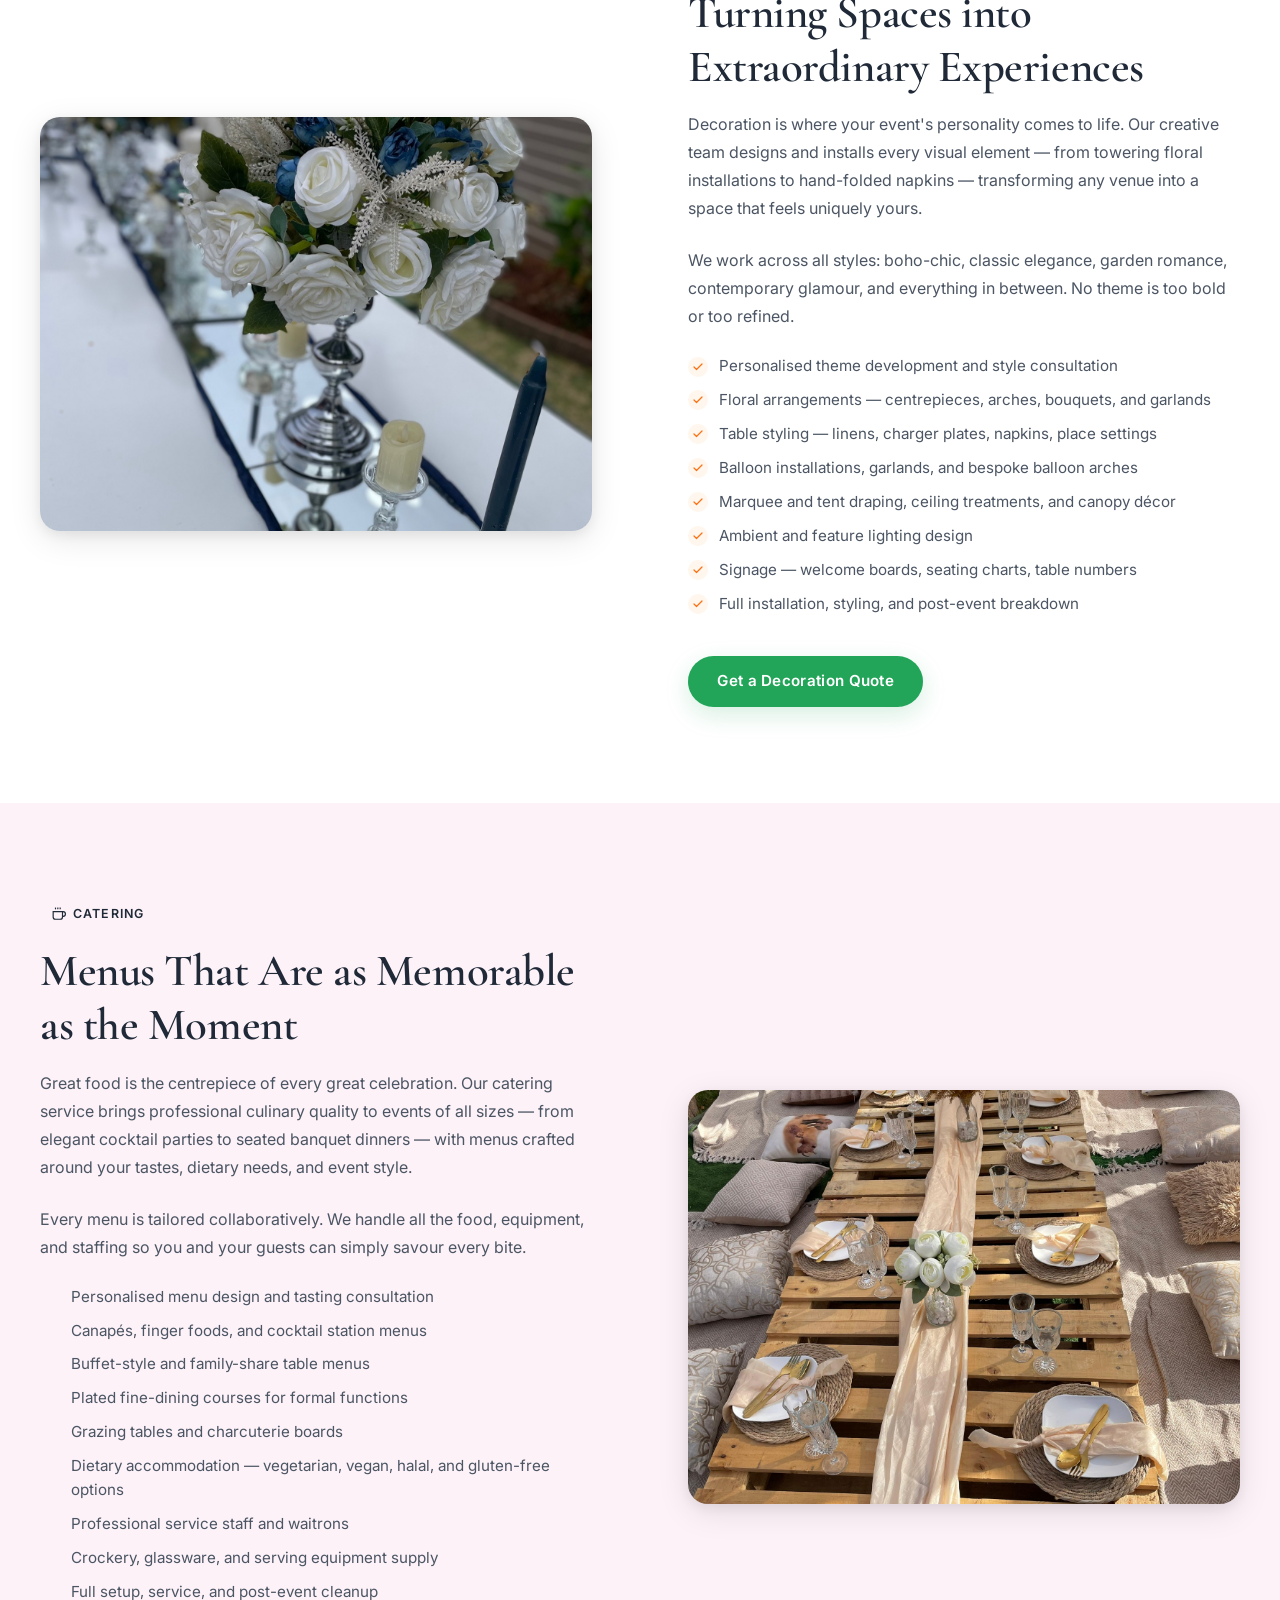
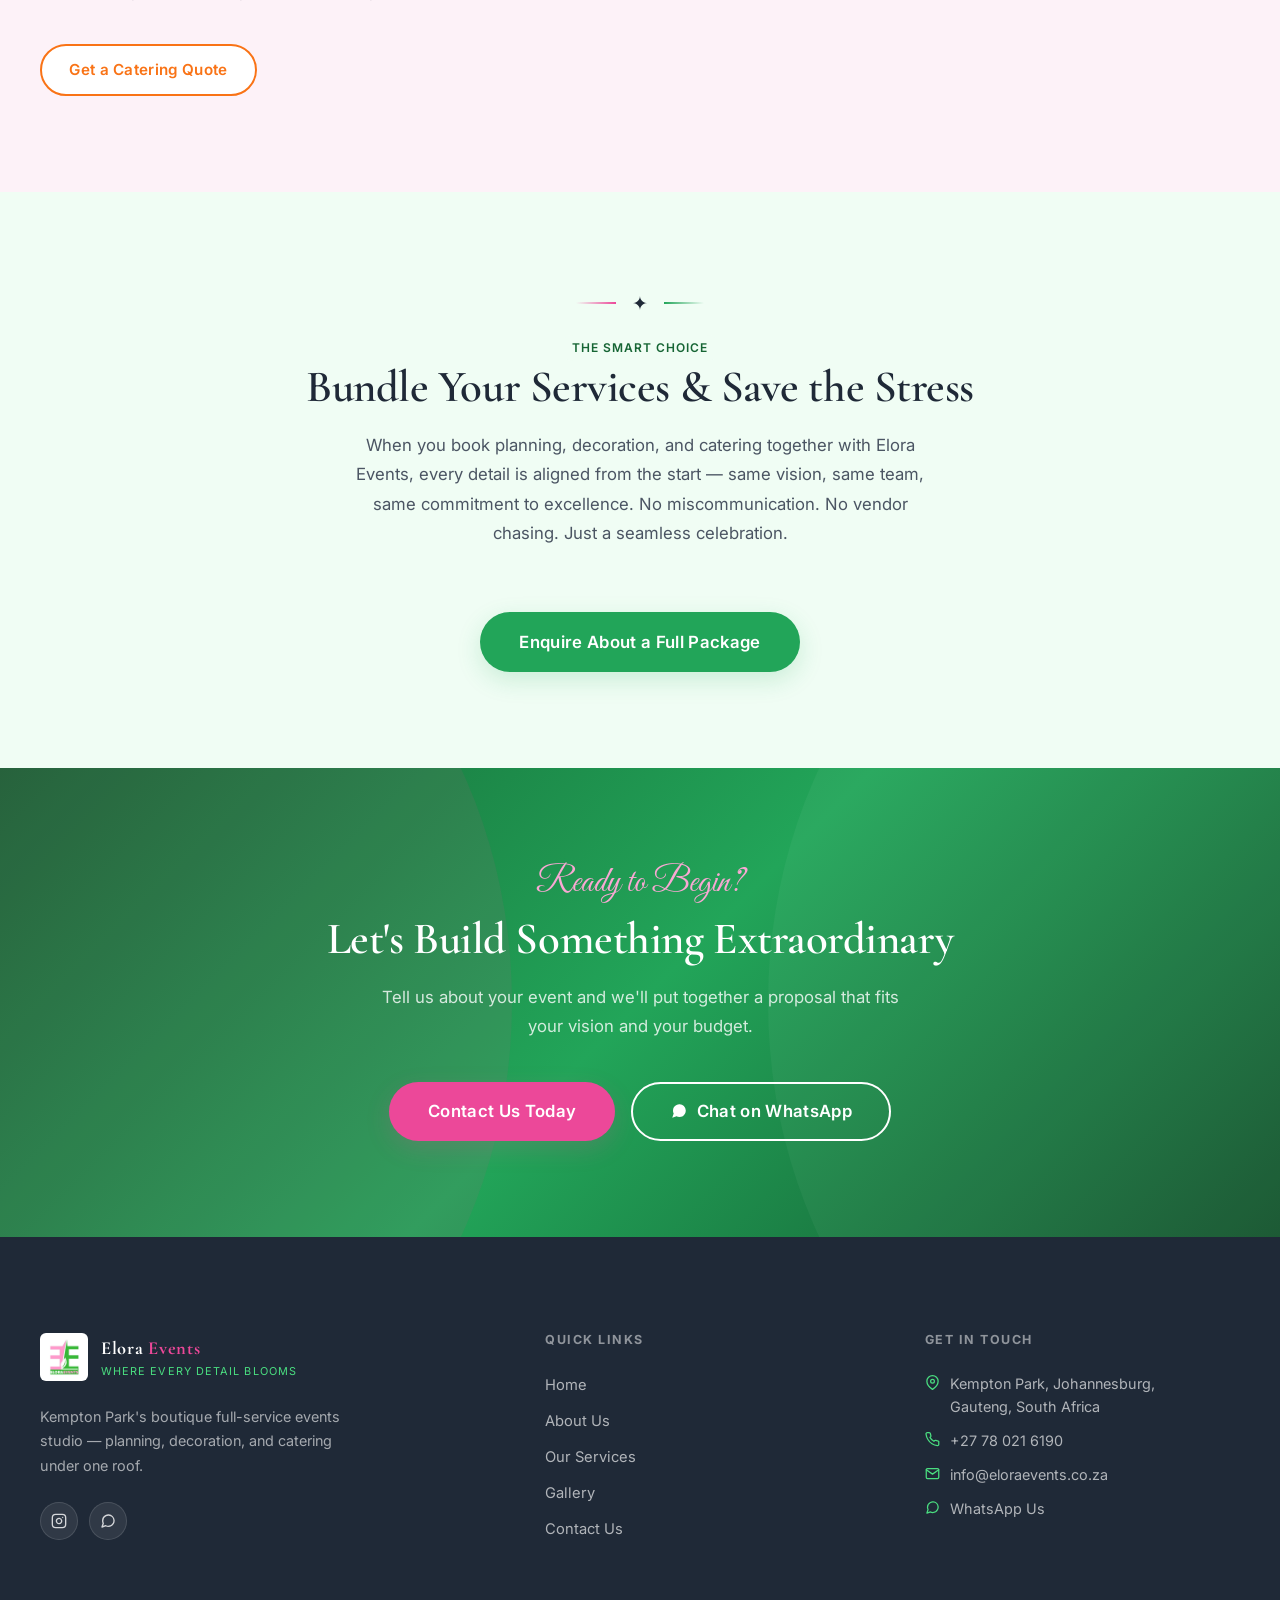
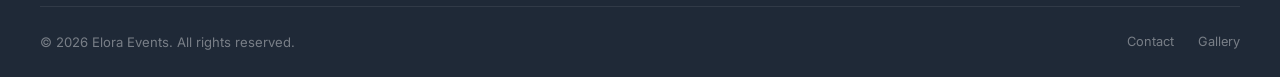
<file: elora-events/services.html>
<!DOCTYPE html>
<html lang="en">
<head>
  <meta charset="UTF-8" />
  <meta name="viewport" content="width=device-width, initial-scale=1.0" />
  <meta name="description" content="Elora Events services — professional event planning, bespoke event decoration, and full-service catering in Kempton Park, Johannesburg, and across Gauteng." />
  <meta property="og:title" content="Our Services | Elora Events" />
  <title>Our Services | Elora Events</title>

  <link rel="preconnect" href="https://fonts.googleapis.com" />
  <link rel="preconnect" href="https://fonts.gstatic.com" crossorigin />
  <link href="https://fonts.googleapis.com/css2?family=Cormorant+Garamond:ital,wght@0,400;0,600;0,700;1,400&family=Great+Vibes&family=Inter:wght@400;500;600;700&display=swap" rel="stylesheet" />

  <link rel="stylesheet" href="css/styles.css" />
</head>
<body>

  <!-- ═══ UTILITY BAR ═══ -->
  <div class="utility-bar" role="banner">
    <div class="container">
      <div class="utility-bar__left">
        <a href="tel:+27780216190" aria-label="Call Elora Events">
          <svg viewBox="0 0 24 24"><path d="M6.6 10.8c1.4 2.8 3.8 5.1 6.6 6.6l2.2-2.2c.3-.3.7-.4 1-.2 1.1.4 2.3.6 3.6.6.6 0 1 .4 1 1V20c0 .6-.4 1-1 1-9.4 0-17-7.6-17-17 0-.6.4-1 1-1h3.5c.6 0 1 .4 1 1 0 1.3.2 2.5.6 3.6.1.3 0 .7-.2 1L6.6 10.8z"/></svg>
          +27 78 021 6190
        </a>
        <a href="mailto:info@eloraevents.co.za" class="hide-sm">
          <svg viewBox="0 0 24 24"><path d="M4 4h16c1.1 0 2 .9 2 2v12c0 1.1-.9 2-2 2H4c-1.1 0-2-.9-2-2V6c0-1.1.9-2 2-2z"/><polyline points="22,6 12,13 2,6" style="fill:none;stroke:currentColor;stroke-width:2"/></svg>
          info@eloraevents.co.za
        </a>
      </div>
      <div class="utility-bar__right">
        <a href="https://www.instagram.com/eloraeventsee" target="_blank" rel="noopener" aria-label="Instagram"><svg viewBox="0 0 24 24"><rect x="2" y="2" width="20" height="20" rx="5" ry="5"/><path d="M16 11.37A4 4 0 1 1 12.63 8 4 4 0 0 1 16 11.37z"/><line x1="17.5" y1="6.5" x2="17.51" y2="6.5" style="stroke:white;stroke-width:2;stroke-linecap:round"/></svg></a>
        <a href="https://wa.me/27780216190" target="_blank" rel="noopener" aria-label="WhatsApp"><svg viewBox="0 0 24 24"><path d="M21 11.5a8.38 8.38 0 0 1-.9 3.8 8.5 8.5 0 0 1-7.6 4.7 8.38 8.38 0 0 1-3.8-.9L3 21l1.9-5.7a8.38 8.38 0 0 1-.9-3.8 8.5 8.5 0 0 1 4.7-7.6 8.38 8.38 0 0 1 3.8-.9h.5a8.48 8.48 0 0 1 8 8v.5z"/></svg></a>
      </div>
    </div>
  </div>

  <!-- ═══ NAVIGATION ═══ -->
  <nav class="site-nav" role="navigation" aria-label="Main navigation">
    <div class="container">
      <a href="index.html" class="nav-logo" aria-label="Elora Events — Home">
        <img src="assets/images/logo.jpg" alt="Elora Events logo" class="nav-logo__img" width="52" height="52" />
        <div class="nav-logo__text">
          <span class="brand-name">Elora <span>Events</span></span>
          <span class="brand-tagline">Kempton Park · Gauteng</span>
        </div>
      </a>
      <ul class="nav-links" role="list">
        <li><a href="index.html">Home</a></li>
        <li><a href="about.html">About</a></li>
        <li class="has-dropdown">
          <a href="services.html" class="active" aria-haspopup="true">Our Services</a>
          <ul class="dropdown-menu" role="list">
            <li><a href="#planning"><span class="dd-icon">🗓</span>Event Planning</a></li>
            <li><a href="#decoration"><span class="dd-icon">🌸</span>Event Decoration</a></li>
            <li><a href="#catering"><span class="dd-icon">🍽</span>Catering</a></li>
          </ul>
        </li>
        <li><a href="gallery.html">Gallery</a></li>
        <li><a href="contact.html">Contact Us</a></li>
      </ul>
      <div class="nav-cta">
        <a href="contact.html" class="btn btn-primary btn-sm">Get a Quote</a>
        <button class="hamburger" aria-label="Open mobile menu" id="hamburgerBtn"><span></span><span></span><span></span></button>
      </div>
    </div>
  </nav>

  <!-- Mobile nav -->
  <div class="mobile-nav" id="mobileNav" role="dialog" aria-label="Mobile navigation" aria-modal="true" tabindex="-1">
    <nav>
      <ul class="mobile-nav__links" role="list">
        <li><a href="index.html">Home</a></li>
        <li><a href="about.html">About</a></li>
        <li><a href="services.html">Our Services</a>
          <ul class="mobile-sub" role="list">
            <li><a href="#planning">Event Planning</a></li>
            <li><a href="#decoration">Event Decoration</a></li>
            <li><a href="#catering">Catering</a></li>
          </ul>
        </li>
        <li><a href="gallery.html">Gallery</a></li>
        <li><a href="contact.html">Contact Us</a></li>
      </ul>
    </nav>
    <div class="mobile-nav__footer">
      <a href="contact.html" class="btn btn-primary">Get a Quote</a>
      <div class="mobile-nav__socials">
        <a href="https://www.instagram.com/eloraeventsee" target="_blank" rel="noopener" aria-label="Instagram"><svg viewBox="0 0 24 24"><rect x="2" y="2" width="20" height="20" rx="5"/><path d="M16 11.37A4 4 0 1 1 12.63 8 4 4 0 0 1 16 11.37z"/><line x1="17.5" y1="6.5" x2="17.51" y2="6.5" style="stroke:currentColor;stroke-width:2;stroke-linecap:round"/></svg></a>
        <a href="https://wa.me/27780216190" target="_blank" rel="noopener" aria-label="WhatsApp"><svg viewBox="0 0 24 24"><path d="M21 11.5a8.38 8.38 0 0 1-.9 3.8 8.5 8.5 0 0 1-7.6 4.7 8.38 8.38 0 0 1-3.8-.9L3 21l1.9-5.7a8.38 8.38 0 0 1-.9-3.8 8.5 8.5 0 0 1 4.7-7.6 8.38 8.38 0 0 1 3.8-.9h.5a8.48 8.48 0 0 1 8 8v.5z"/></svg></a>
      </div>
    </div>
  </div>

  <!-- ═══ MAIN ═══ -->
  <main id="main-content">

    <!-- Page Hero -->
    <section class="page-hero" aria-label="Services page header">
      <div class="container">
        <div class="page-hero__content">
          <span class="accent-script">What We Offer</span>
          <h1>Our Services</h1>
          <p>Planning, decoration, and catering — all under one roof, all tailored to your vision.</p>
          <nav class="breadcrumb" aria-label="Breadcrumb">
            <a href="index.html">Home</a>
            <span aria-hidden="true">›</span>
            <span aria-current="page">Our Services</span>
          </nav>
        </div>
      </div>
    </section>

    <!-- ─── SERVICE 1: EVENT PLANNING ─── -->
    <section class="service-detail" id="planning" aria-labelledby="planningHeading">
      <div class="container">
        <div class="service-detail__inner">
          <div class="service-detail__image reveal">
            <img src="assets/images/gallery-2.jpg" alt="Perfectly styled outdoor table setting at an Elora Events picnic, showcasing planning excellence" loading="lazy" />
          </div>
          <div class="service-detail__text reveal reveal-delay-2">
            <span class="service-badge">
              <svg viewBox="0 0 24 24" style="width:14px;height:14px;fill:none;stroke:currentColor;stroke-width:2;" aria-hidden="true"><rect x="3" y="4" width="18" height="18" rx="2"/><line x1="16" y1="2" x2="16" y2="6"/><line x1="8" y1="2" x2="8" y2="6"/><line x1="3" y1="10" x2="21" y2="10"/></svg>
              Event Planning
            </span>
            <h2 id="planningHeading">Stress-Free Planning, From First Idea to Final Bow</h2>
            <p>
              Planning an event involves hundreds of decisions, dozens of vendors, and endless logistics. Elora Events takes that weight off your shoulders entirely. We manage the full planning process — so on your event day, the only thing you need to do is arrive and enjoy.
            </p>
            <p>We serve weddings, corporate functions, milestone birthdays, baby showers, and private celebrations across Johannesburg and greater Gauteng.</p>
            <ul class="service-list" aria-label="What's included in Event Planning">
              <li>Full event concept development and mood boarding</li>
              <li>Venue scouting, selection, and liaison</li>
              <li>Vendor sourcing and management (photographers, DJ, florist, etc.)</li>
              <li>Budget planning and ongoing cost tracking</li>
              <li>Timeline and run-of-show creation</li>
              <li>Guest list and RSVP management</li>
              <li>Day-of coordination and on-site management</li>
              <li>Post-event wrap-up and vendor payments</li>
            </ul>
            <a href="contact.html" class="btn btn-primary">Get a Planning Quote</a>
          </div>
        </div>
      </div>
    </section>

    <!-- ─── SERVICE 2: DECORATION ─── -->
    <section class="service-detail" id="decoration" aria-labelledby="decorHeading">
      <div class="container">
        <div class="service-detail__inner">
          <div class="service-detail__image reveal">
            <img src="assets/images/gallery-10.jpg" alt="Stunning floral centrepiece with white and blue roses on a mirror table runner, Elora Events decoration" loading="lazy" />
          </div>
          <div class="service-detail__text reveal reveal-delay-2">
            <span class="service-badge">
              <svg viewBox="0 0 24 24" style="width:14px;height:14px;fill:none;stroke:currentColor;stroke-width:2;" aria-hidden="true"><path d="M12 22s8-4 8-10V5l-8-3-8 3v7c0 6 8 10 8 10z"/></svg>
              Event Decoration
            </span>
            <h2 id="decorHeading">Turning Spaces into Extraordinary Experiences</h2>
            <p>
              Decoration is where your event's personality comes to life. Our creative team designs and installs every visual element — from towering floral installations to hand-folded napkins — transforming any venue into a space that feels uniquely yours.
            </p>
            <p>We work across all styles: boho-chic, classic elegance, garden romance, contemporary glamour, and everything in between. No theme is too bold or too refined.</p>
            <ul class="service-list" aria-label="What's included in Event Decoration">
              <li>Personalised theme development and style consultation</li>
              <li>Floral arrangements — centrepieces, arches, bouquets, and garlands</li>
              <li>Table styling — linens, charger plates, napkins, place settings</li>
              <li>Balloon installations, garlands, and bespoke balloon arches</li>
              <li>Marquee and tent draping, ceiling treatments, and canopy décor</li>
              <li>Ambient and feature lighting design</li>
              <li>Signage — welcome boards, seating charts, table numbers</li>
              <li>Full installation, styling, and post-event breakdown</li>
            </ul>
            <a href="contact.html" class="btn btn-green">Get a Decoration Quote</a>
          </div>
        </div>
      </div>
    </section>

    <!-- ─── SERVICE 3: CATERING ─── -->
    <section class="service-detail" id="catering" aria-labelledby="cateringHeading">
      <div class="container">
        <div class="service-detail__inner">
          <div class="service-detail__image reveal">
            <img src="assets/images/gallery-1.jpg" alt="Elegant outdoor picnic table with beautiful place settings, gold cutlery, and floral accents by Elora Events" loading="lazy" />
          </div>
          <div class="service-detail__text reveal reveal-delay-2">
            <span class="service-badge">
              <svg viewBox="0 0 24 24" style="width:14px;height:14px;fill:none;stroke:currentColor;stroke-width:2;" aria-hidden="true"><path d="M18 8h1a4 4 0 0 1 0 8h-1"/><path d="M2 8h16v9a4 4 0 0 1-4 4H6a4 4 0 0 1-4-4V8z"/><line x1="6" y1="1" x2="6" y2="4"/><line x1="10" y1="1" x2="10" y2="4"/><line x1="14" y1="1" x2="14" y2="4"/></svg>
              Catering
            </span>
            <h2 id="cateringHeading">Menus That Are as Memorable as the Moment</h2>
            <p>
              Great food is the centrepiece of every great celebration. Our catering service brings professional culinary quality to events of all sizes — from elegant cocktail parties to seated banquet dinners — with menus crafted around your tastes, dietary needs, and event style.
            </p>
            <p>Every menu is tailored collaboratively. We handle all the food, equipment, and staffing so you and your guests can simply savour every bite.</p>
            <ul class="service-list" aria-label="What's included in Catering">
              <li>Personalised menu design and tasting consultation</li>
              <li>Canapés, finger foods, and cocktail station menus</li>
              <li>Buffet-style and family-share table menus</li>
              <li>Plated fine-dining courses for formal functions</li>
              <li>Grazing tables and charcuterie boards</li>
              <li>Dietary accommodation — vegetarian, vegan, halal, and gluten-free options</li>
              <li>Professional service staff and waitrons</li>
              <li>Crockery, glassware, and serving equipment supply</li>
              <li>Full setup, service, and post-event cleanup</li>
            </ul>
            <a href="contact.html" class="btn btn-secondary" style="color:#F97316;border-color:#F97316;">Get a Catering Quote</a>
          </div>
        </div>
      </div>
    </section>

    <!-- ─── ALL-IN-ONE PITCH ─── -->
    <section class="section" style="background:var(--color-sage);" aria-labelledby="allInOneHeading">
      <div class="container">
        <header class="section-header">
          <div class="section-divider"><span>✦</span></div>
          <div class="pill pill--green">The Smart Choice</div>
          <h2 id="allInOneHeading">Bundle Your Services & Save the Stress</h2>
          <p>When you book planning, decoration, and catering together with Elora Events, every detail is aligned from the start — same vision, same team, same commitment to excellence. No miscommunication. No vendor chasing. Just a seamless celebration.</p>
        </header>
        <div style="text-align:center;" class="reveal">
          <a href="contact.html" class="btn btn-green btn-lg">Enquire About a Full Package</a>
        </div>
      </div>
    </section>

    <!-- ─── CTA ─── -->
    <section class="cta-banner" aria-labelledby="servicesCtaHeading">
      <div class="container">
        <div class="cta-banner__content reveal">
          <span class="accent-script">Ready to Begin?</span>
          <h2 id="servicesCtaHeading">Let's Build Something Extraordinary</h2>
          <p>Tell us about your event and we'll put together a proposal that fits your vision and your budget.</p>
          <div class="cta-banner__actions">
            <a href="contact.html" class="btn btn-primary btn-lg">Contact Us Today</a>
            <a href="https://wa.me/27780216190" target="_blank" rel="noopener" class="btn btn-outline-white btn-lg" aria-label="WhatsApp Elora Events">
              <svg viewBox="0 0 24 24" style="width:18px;height:18px;fill:currentColor;"><path d="M21 11.5a8.38 8.38 0 0 1-.9 3.8 8.5 8.5 0 0 1-7.6 4.7 8.38 8.38 0 0 1-3.8-.9L3 21l1.9-5.7a8.38 8.38 0 0 1-.9-3.8 8.5 8.5 0 0 1 4.7-7.6 8.38 8.38 0 0 1 3.8-.9h.5a8.48 8.48 0 0 1 8 8v.5z"/></svg>
              Chat on WhatsApp
            </a>
          </div>
        </div>
      </div>
    </section>

  </main>

  <!-- ═══ FOOTER ═══ -->
  <footer class="site-footer" role="contentinfo">
    <div class="container">
      <div class="footer-grid">
        <div class="footer-brand">
          <div class="footer-brand__logo">
            <img src="assets/images/logo.jpg" alt="Elora Events logo" class="footer-brand__logo-img" width="48" height="48" />
            <div class="footer-brand__logo-text">
              <div class="name">Elora <span>Events</span></div>
              <div class="tag">Where Every Detail Blooms</div>
            </div>
          </div>
          <p class="footer-brand__desc">Kempton Park's boutique full-service events studio — planning, decoration, and catering under one roof.</p>
          <div class="footer-socials">
            <a href="https://www.instagram.com/eloraeventsee" target="_blank" rel="noopener" class="footer-social-link" aria-label="Instagram"><svg viewBox="0 0 24 24"><rect x="2" y="2" width="20" height="20" rx="5" ry="5"/><path d="M16 11.37A4 4 0 1 1 12.63 8 4 4 0 0 1 16 11.37z"/><line x1="17.5" y1="6.5" x2="17.51" y2="6.5" style="stroke:currentColor;stroke-width:2;stroke-linecap:round"/></svg></a>
            <a href="https://wa.me/27780216190" target="_blank" rel="noopener" class="footer-social-link" aria-label="WhatsApp"><svg viewBox="0 0 24 24"><path d="M21 11.5a8.38 8.38 0 0 1-.9 3.8 8.5 8.5 0 0 1-7.6 4.7 8.38 8.38 0 0 1-3.8-.9L3 21l1.9-5.7a8.38 8.38 0 0 1-.9-3.8 8.5 8.5 0 0 1 4.7-7.6 8.38 8.38 0 0 1 3.8-.9h.5a8.48 8.48 0 0 1 8 8v.5z"/></svg></a>
          </div>
        </div>
        <div>
          <h3 class="footer-col__title">Quick Links</h3>
          <ul class="footer-links" role="list">
            <li><a href="index.html">Home</a></li>
            <li><a href="about.html">About Us</a></li>
            <li><a href="services.html">Our Services</a></li>
            <li><a href="gallery.html">Gallery</a></li>
            <li><a href="contact.html">Contact Us</a></li>
          </ul>
        </div>
        <div>
          <h3 class="footer-col__title">Get In Touch</h3>
          <div class="footer-contact-item"><svg viewBox="0 0 24 24" stroke-linecap="round" stroke-linejoin="round"><path d="M21 10c0 7-9 13-9 13s-9-6-9-13a9 9 0 0 1 18 0z"/><circle cx="12" cy="10" r="3"/></svg>Kempton Park, Johannesburg,<br>Gauteng, South Africa</div>
          <div class="footer-contact-item"><svg viewBox="0 0 24 24" stroke-linecap="round" stroke-linejoin="round"><path d="M22 16.92v3a2 2 0 0 1-2.18 2 19.79 19.79 0 0 1-8.63-3.07A19.5 19.5 0 0 1 4.69 12 19.79 19.79 0 0 1 1.65 3.38 2 2 0 0 1 3.62 1h3a2 2 0 0 1 2 1.72c.127.96.361 1.903.7 2.81a2 2 0 0 1-.45 2.11L7.91 8.54a16 16 0 0 0 6.29 6.29l.92-.92a2 2 0 0 1 2.11-.45c.907.339 1.85.573 2.81.7A2 2 0 0 1 22 16.92z"/></svg><a href="tel:+27780216190">+27 78 021 6190</a></div>
          <div class="footer-contact-item"><svg viewBox="0 0 24 24" stroke-linecap="round" stroke-linejoin="round"><path d="M4 4h16c1.1 0 2 .9 2 2v12c0 1.1-.9 2-2 2H4c-1.1 0-2-.9-2-2V6c0-1.1.9-2 2-2z"/><polyline points="22,6 12,13 2,6"/></svg><a href="mailto:info@eloraevents.co.za">info@eloraevents.co.za</a></div>
          <div class="footer-contact-item"><svg viewBox="0 0 24 24" stroke-linecap="round" stroke-linejoin="round"><path d="M21 11.5a8.38 8.38 0 0 1-.9 3.8 8.5 8.5 0 0 1-7.6 4.7 8.38 8.38 0 0 1-3.8-.9L3 21l1.9-5.7a8.38 8.38 0 0 1-.9-3.8 8.5 8.5 0 0 1 4.7-7.6 8.38 8.38 0 0 1 3.8-.9h.5a8.48 8.48 0 0 1 8 8v.5z"/></svg><a href="https://wa.me/27780216190" target="_blank" rel="noopener">WhatsApp Us</a></div>
        </div>
      </div>
      <div class="footer-bar">
        <p>© <span class="footer-year"></span> Elora Events. All rights reserved.</p>
        <div class="footer-bar__links"><a href="contact.html">Contact</a><a href="gallery.html">Gallery</a></div>
      </div>
    </div>
  </footer>

  <a href="https://wa.me/27780216190" class="wa-float" target="_blank" rel="noopener" aria-label="Chat with us on WhatsApp">
    <svg viewBox="0 0 24 24"><path d="M21 11.5a8.38 8.38 0 0 1-.9 3.8 8.5 8.5 0 0 1-7.6 4.7 8.38 8.38 0 0 1-3.8-.9L3 21l1.9-5.7a8.38 8.38 0 0 1-.9-3.8 8.5 8.5 0 0 1 4.7-7.6 8.38 8.38 0 0 1 3.8-.9h.5a8.48 8.48 0 0 1 8 8v.5z"/></svg>
  </a>

  <script src="js/main.js"></script>
</body>
</html>
</file>
<file: elora-events/css/styles.css>
/* ============================================================
   ELORA EVENTS — Global Stylesheet
   Brand palette: Pink #EC4899 | Green #22A559 | White #FFFFFF
   ============================================================ */

/* ── Google Fonts are loaded via <link> in HTML ── */

/* ══════════════════════════════════════════════
   1. DESIGN TOKENS / CUSTOM PROPERTIES
   ══════════════════════════════════════════════ */
:root {
  /* Primary colours */
  --color-pink:        #EC4899;
  --color-pink-dark:   #BE185D;
  --color-pink-light:  #F9A8D4;
  --color-green:       #22A559;
  --color-green-dark:  #166534;
  --color-green-light: #4ADE80;

  /* Surface / background tints */
  --color-blush:       #FDF2F8;
  --color-sage:        #F0FDF4;
  --color-offwhite:    #FFFBFA;
  --color-white:       #FFFFFF;

  /* Text */
  --color-ink:         #1F2937;
  --color-ink-light:   #4B5563;
  --color-ink-muted:   #9CA3AF;

  /* Borders & shadows */
  --color-border:      #E5E7EB;
  --shadow-sm:         0 1px 3px rgba(0,0,0,.08), 0 1px 2px rgba(0,0,0,.05);
  --shadow-md:         0 4px 16px rgba(0,0,0,.08), 0 2px 6px rgba(0,0,0,.05);
  --shadow-lg:         0 8px 32px rgba(0,0,0,.10), 0 4px 12px rgba(0,0,0,.06);
  --shadow-pink:       0 8px 24px rgba(236,72,153,.18);
  --shadow-green:      0 8px 24px rgba(34,165,89,.18);

  /* Typography */
  --font-display:      'Cormorant Garamond', 'Georgia', serif;
  --font-accent:       'Great Vibes', cursive;
  --font-body:         'Inter', 'Helvetica Neue', Arial, sans-serif;

  /* Spacing scale */
  --space-xs:   0.5rem;
  --space-sm:   1rem;
  --space-md:   1.5rem;
  --space-lg:   2.5rem;
  --space-xl:   4rem;
  --space-2xl:  6rem;
  --space-3xl:  8rem;

  /* Border radius */
  --radius-sm:  6px;
  --radius-md:  12px;
  --radius-lg:  20px;
  --radius-xl:  32px;
  --radius-full:9999px;

  /* Transitions */
  --transition-fast:   150ms ease;
  --transition-base:   250ms ease;
  --transition-slow:   400ms ease;

  /* Layout */
  --container-max:  1280px;
  --nav-height:     72px;
  --utility-height: 40px;
}

/* ══════════════════════════════════════════════
   2. RESET & BASE
   ══════════════════════════════════════════════ */
*, *::before, *::after { box-sizing: border-box; margin: 0; padding: 0; }

html {
  scroll-behavior: smooth;
  font-size: 16px;
  -webkit-text-size-adjust: 100%;
}

body {
  font-family: var(--font-body);
  color: var(--color-ink);
  background-color: var(--color-offwhite);
  line-height: 1.6;
  overflow-x: hidden;
}

img {
  display: block;
  max-width: 100%;
  height: auto;
}

a {
  color: inherit;
  text-decoration: none;
}

ul, ol { list-style: none; }

button {
  cursor: pointer;
  border: none;
  background: none;
  font-family: inherit;
}

/* ══════════════════════════════════════════════
   3. TYPOGRAPHY
   ══════════════════════════════════════════════ */
h1, h2, h3, h4, h5 {
  font-family: var(--font-display);
  font-weight: 600;
  line-height: 1.2;
  color: var(--color-ink);
}

h1 { font-size: clamp(2.4rem, 5vw, 4rem); letter-spacing: -0.02em; }
h2 { font-size: clamp(1.8rem, 3.5vw, 2.8rem); letter-spacing: -0.01em; }
h3 { font-size: clamp(1.3rem, 2.5vw, 1.8rem); }
h4 { font-size: 1.2rem; }

p { color: var(--color-ink-light); line-height: 1.75; }

.accent-script {
  font-family: var(--font-accent);
  font-size: 1.4em;
  color: var(--color-pink);
  display: block;
  line-height: 1.1;
  margin-bottom: 0.3em;
}

/* ══════════════════════════════════════════════
   4. UTILITY CLASSES
   ══════════════════════════════════════════════ */
.container {
  width: 100%;
  max-width: var(--container-max);
  margin-inline: auto;
  padding-inline: var(--space-md);
}

@media (min-width: 768px) {
  .container { padding-inline: var(--space-lg); }
}

.section {
  padding-block: var(--space-2xl);
}

.section-header {
  text-align: center;
  margin-bottom: var(--space-xl);
}

.section-header p {
  max-width: 600px;
  margin-inline: auto;
  margin-top: var(--space-sm);
  font-size: 1.05rem;
}

.section-divider {
  display: flex;
  align-items: center;
  gap: var(--space-sm);
  justify-content: center;
  margin-bottom: var(--space-sm);
}

.section-divider::before,
.section-divider::after {
  content: '';
  display: block;
  width: 40px;
  height: 1.5px;
  background: linear-gradient(to right, transparent, var(--color-pink));
}

.section-divider::after {
  background: linear-gradient(to left, transparent, var(--color-green));
}

.section-divider span {
  font-size: 1.2rem;
}

/* Pill / tag label */
.pill {
  display: inline-block;
  font-size: 0.75rem;
  font-weight: 600;
  letter-spacing: 0.08em;
  text-transform: uppercase;
  padding: 0.3em 1em;
  border-radius: var(--radius-full);
  background: var(--color-blush);
  color: var(--color-pink);
}

.pill--green {
  background: var(--color-sage);
  color: var(--color-green-dark);
}

/* ══════════════════════════════════════════════
   5. BUTTONS
   ══════════════════════════════════════════════ */
.btn {
  display: inline-flex;
  align-items: center;
  gap: 0.5em;
  font-family: var(--font-body);
  font-weight: 600;
  font-size: 0.95rem;
  letter-spacing: 0.02em;
  padding: 0.75em 1.8em;
  border-radius: var(--radius-full);
  transition: transform var(--transition-base), box-shadow var(--transition-base), background var(--transition-base);
  text-decoration: none;
  cursor: pointer;
  border: 2px solid transparent;
  white-space: nowrap;
}

.btn:hover  { transform: translateY(-2px); }
.btn:active { transform: translateY(0); }

.btn-primary {
  background: var(--color-pink);
  color: var(--color-white);
  box-shadow: var(--shadow-pink);
}

.btn-primary:hover {
  background: var(--color-pink-dark);
  box-shadow: 0 12px 30px rgba(236,72,153,.28);
}

.btn-secondary {
  background: var(--color-white);
  color: var(--color-pink);
  border-color: var(--color-pink);
}

.btn-secondary:hover {
  background: var(--color-pink);
  color: var(--color-white);
  box-shadow: var(--shadow-pink);
}

.btn-green {
  background: var(--color-green);
  color: var(--color-white);
  box-shadow: var(--shadow-green);
}

.btn-green:hover {
  background: var(--color-green-dark);
  box-shadow: 0 12px 30px rgba(34,165,89,.28);
}

.btn-outline-white {
  background: transparent;
  color: var(--color-white);
  border-color: var(--color-white);
}

.btn-outline-white:hover {
  background: var(--color-white);
  color: var(--color-pink);
}

.btn-lg {
  font-size: 1.05rem;
  padding: 0.85em 2.2em;
}

.btn-sm {
  font-size: 0.85rem;
  padding: 0.55em 1.4em;
}

/* ══════════════════════════════════════════════
   6. UTILITY BAR (top strip)
   ══════════════════════════════════════════════ */
.utility-bar {
  background: var(--color-green-dark);
  color: rgba(255,255,255,.9);
  height: var(--utility-height);
  display: flex;
  align-items: center;
}

.utility-bar .container {
  display: flex;
  align-items: center;
  justify-content: space-between;
  gap: var(--space-sm);
}

.utility-bar__left {
  display: flex;
  align-items: center;
  gap: var(--space-md);
  font-size: 0.8rem;
}

.utility-bar__left a {
  display: flex;
  align-items: center;
  gap: 0.4em;
  color: rgba(255,255,255,.85);
  transition: color var(--transition-fast);
}

.utility-bar__left a:hover { color: var(--color-pink-light); }

.utility-bar__right {
  display: flex;
  align-items: center;
  gap: var(--space-sm);
}

.utility-bar__right a {
  display: flex;
  align-items: center;
  justify-content: center;
  width: 28px;
  height: 28px;
  border-radius: 50%;
  background: rgba(255,255,255,.12);
  color: var(--color-white);
  transition: background var(--transition-fast), transform var(--transition-fast);
}

.utility-bar__right a:hover {
  background: var(--color-pink);
  transform: scale(1.1);
}

.utility-bar__right a svg {
  width: 14px;
  height: 14px;
  fill: none;
  stroke: currentColor;
  stroke-width: 2;
  stroke-linecap: round;
  stroke-linejoin: round;
}

/* ══════════════════════════════════════════════
   7. NAVIGATION
   ══════════════════════════════════════════════ */
.site-nav {
  position: sticky;
  top: 0;
  z-index: 1000;
  background: var(--color-white);
  border-bottom: 1px solid var(--color-border);
  height: var(--nav-height);
  display: flex;
  align-items: center;
  transition: box-shadow var(--transition-base);
}

.site-nav.scrolled {
  box-shadow: var(--shadow-md);
}

.site-nav .container {
  display: flex;
  align-items: center;
  justify-content: space-between;
  height: 100%;
}

/* Logo */
.nav-logo {
  display: flex;
  align-items: center;
  gap: 0.6em;
  text-decoration: none;
  flex-shrink: 0;
}

.nav-logo__img {
  width: 52px;
  height: 52px;
  object-fit: contain;
  border-radius: var(--radius-sm);
  background: var(--color-white);
}

.nav-logo__text {
  display: flex;
  flex-direction: column;
  line-height: 1.1;
}

.nav-logo__text .brand-name {
  font-family: var(--font-display);
  font-weight: 700;
  font-size: 1.25rem;
  letter-spacing: 0.05em;
  color: var(--color-ink);
}

.nav-logo__text .brand-name span { color: var(--color-pink); }

.nav-logo__text .brand-tagline {
  font-size: 0.68rem;
  letter-spacing: 0.12em;
  text-transform: uppercase;
  color: var(--color-green);
  font-weight: 500;
}

/* Nav links */
.nav-links {
  display: flex;
  align-items: center;
  gap: var(--space-md);
}

.nav-links > li { position: relative; }

.nav-links > li > a {
  font-size: 0.9rem;
  font-weight: 500;
  color: var(--color-ink);
  padding: 0.5em 0.3em;
  position: relative;
  transition: color var(--transition-fast);
}

.nav-links > li > a::after {
  content: '';
  position: absolute;
  bottom: -2px;
  left: 0;
  right: 0;
  height: 2px;
  background: var(--color-pink);
  border-radius: var(--radius-full);
  transform: scaleX(0);
  transition: transform var(--transition-base);
  transform-origin: left;
}

.nav-links > li > a:hover,
.nav-links > li > a.active {
  color: var(--color-pink);
}

.nav-links > li > a:hover::after,
.nav-links > li > a.active::after {
  transform: scaleX(1);
}

/* Dropdown */
.has-dropdown > a::before {
  content: '';
  display: inline-block;
  width: 0;
  height: 0;
  border-left: 4px solid transparent;
  border-right: 4px solid transparent;
  border-top: 4px solid currentColor;
  margin-left: 5px;
  vertical-align: middle;
  transition: transform var(--transition-fast);
}

.has-dropdown:hover > a::before { transform: rotate(180deg); }

.dropdown-menu {
  position: absolute;
  top: calc(100% + 12px);
  left: 50%;
  transform: translateX(-50%) translateY(-8px);
  min-width: 200px;
  background: var(--color-white);
  border-radius: var(--radius-md);
  box-shadow: var(--shadow-lg);
  border: 1px solid var(--color-border);
  padding: 0.5rem;
  opacity: 0;
  visibility: hidden;
  transition: opacity var(--transition-base), transform var(--transition-base), visibility var(--transition-base);
  pointer-events: none;
  z-index: 100;
}

.has-dropdown:hover .dropdown-menu,
.has-dropdown:focus-within .dropdown-menu {
  opacity: 1;
  visibility: visible;
  transform: translateX(-50%) translateY(0);
  pointer-events: auto;
}

.dropdown-menu li a {
  display: flex;
  align-items: center;
  gap: 0.7em;
  padding: 0.65em 1em;
  font-size: 0.88rem;
  font-weight: 500;
  color: var(--color-ink-light);
  border-radius: var(--radius-sm);
  transition: background var(--transition-fast), color var(--transition-fast);
}

.dropdown-menu li a .dd-icon {
  width: 28px;
  height: 28px;
  border-radius: 50%;
  display: flex;
  align-items: center;
  justify-content: center;
  font-size: 1rem;
  flex-shrink: 0;
}

.dropdown-menu li:nth-child(1) a .dd-icon { background: var(--color-blush); }
.dropdown-menu li:nth-child(2) a .dd-icon { background: var(--color-sage); }
.dropdown-menu li:nth-child(3) a .dd-icon { background: #FFF7ED; }

.dropdown-menu li a:hover {
  background: var(--color-blush);
  color: var(--color-pink);
}

/* Nav CTA & hamburger */
.nav-cta {
  display: flex;
  align-items: center;
  gap: var(--space-sm);
}

.hamburger {
  display: none;
  flex-direction: column;
  gap: 5px;
  padding: 6px;
  border-radius: var(--radius-sm);
  transition: background var(--transition-fast);
  cursor: pointer;
}

.hamburger:hover { background: var(--color-blush); }

.hamburger span {
  display: block;
  width: 22px;
  height: 2px;
  background: var(--color-ink);
  border-radius: var(--radius-full);
  transition: transform var(--transition-base), opacity var(--transition-base);
}

.hamburger.active span:nth-child(1) { transform: translateY(7px) rotate(45deg); }
.hamburger.active span:nth-child(2) { opacity: 0; transform: scaleX(0); }
.hamburger.active span:nth-child(3) { transform: translateY(-7px) rotate(-45deg); }

/* Mobile nav drawer */
.mobile-nav {
  display: none;
  position: fixed;
  inset: 0;
  z-index: 999;
  background: var(--color-white);
  flex-direction: column;
  padding: calc(var(--nav-height) + var(--utility-height) + 1rem) var(--space-md) var(--space-xl);
  overflow-y: auto;
  transform: translateX(100%);
  transition: transform var(--transition-slow);
}

.mobile-nav.open { transform: translateX(0); }

@media (max-width: 1023px) {
  .mobile-nav { display: flex; }
  .nav-links { display: none; }
  .nav-cta .btn { display: none; }
  .hamburger { display: flex; }
}

.mobile-nav__links { margin-bottom: var(--space-lg); }

.mobile-nav__links li + li { border-top: 1px solid var(--color-border); }

.mobile-nav__links > li > a {
  display: block;
  padding: 1em 0;
  font-size: 1.15rem;
  font-weight: 600;
  color: var(--color-ink);
  font-family: var(--font-display);
  transition: color var(--transition-fast);
}

.mobile-nav__links > li > a:hover { color: var(--color-pink); }

.mobile-sub {
  padding-left: 1rem;
  padding-bottom: 0.5rem;
}

.mobile-sub li a {
  display: block;
  padding: 0.5em 0;
  font-size: 0.95rem;
  color: var(--color-ink-light);
  transition: color var(--transition-fast);
}

.mobile-sub li a:hover { color: var(--color-green); }

.mobile-nav__footer {
  display: flex;
  flex-direction: column;
  gap: var(--space-sm);
}

.mobile-nav__socials {
  display: flex;
  gap: var(--space-sm);
}

.mobile-nav__socials a {
  width: 40px;
  height: 40px;
  border-radius: 50%;
  background: var(--color-blush);
  display: flex;
  align-items: center;
  justify-content: center;
  color: var(--color-pink);
  transition: background var(--transition-fast), color var(--transition-fast);
}

.mobile-nav__socials a:hover { background: var(--color-pink); color: var(--color-white); }
.mobile-nav__socials a svg { width: 18px; height: 18px; fill: currentColor; }

/* ══════════════════════════════════════════════
   8. HERO SECTION
   ══════════════════════════════════════════════ */
.hero {
  position: relative;
  min-height: calc(100vh - var(--nav-height) - var(--utility-height));
  min-height: 600px;
  display: flex;
  align-items: center;
  overflow: hidden;
  background: var(--color-ink);
}

.hero__bg {
  position: absolute;
  inset: 0;
  background-image: url('../assets/images/hero-bg.jpg');
  background-size: cover;
  background-position: center 30%;
  transform: scale(1.05);
  transition: transform 8s ease;
}

.hero__bg.loaded { transform: scale(1); }

.hero__overlay {
  position: absolute;
  inset: 0;
  background: linear-gradient(
    135deg,
    rgba(31, 41, 55, 0.75) 0%,
    rgba(22, 101, 52, 0.45) 50%,
    rgba(236, 72, 153, 0.25) 100%
  );
}

.hero__content {
  position: relative;
  z-index: 2;
  text-align: center;
  color: var(--color-white);
  max-width: 800px;
  margin-inline: auto;
  padding-inline: var(--space-md);
}

.hero__eyebrow {
  display: inline-flex;
  align-items: center;
  gap: 0.5em;
  background: rgba(255,255,255,.15);
  backdrop-filter: blur(8px);
  border: 1px solid rgba(255,255,255,.25);
  border-radius: var(--radius-full);
  padding: 0.4em 1.2em;
  font-size: 0.8rem;
  font-weight: 600;
  letter-spacing: 0.12em;
  text-transform: uppercase;
  color: rgba(255,255,255,.95);
  margin-bottom: var(--space-md);
}

.hero__eyebrow span { color: var(--color-pink-light); }

.hero__accent {
  font-family: var(--font-accent);
  font-size: clamp(2rem, 5vw, 3.5rem);
  color: var(--color-pink-light);
  display: block;
  margin-bottom: 0.1em;
  line-height: 1;
}

.hero h1 {
  color: var(--color-white);
  font-size: clamp(2.8rem, 6vw, 5rem);
  font-weight: 700;
  margin-bottom: var(--space-md);
  text-shadow: 0 2px 12px rgba(0,0,0,.2);
}

.hero h1 em {
  font-style: normal;
  color: var(--color-pink-light);
}

.hero__desc {
  font-size: clamp(1rem, 2vw, 1.2rem);
  color: rgba(255,255,255,.85);
  max-width: 560px;
  margin-inline: auto;
  margin-bottom: var(--space-lg);
  line-height: 1.7;
}

.hero__actions {
  display: flex;
  gap: var(--space-sm);
  justify-content: center;
  flex-wrap: wrap;
}

/* Scroll indicator */
.hero__scroll {
  position: absolute;
  bottom: 2rem;
  left: 50%;
  transform: translateX(-50%);
  display: flex;
  flex-direction: column;
  align-items: center;
  gap: 0.4em;
  color: rgba(255,255,255,.6);
  font-size: 0.75rem;
  letter-spacing: 0.1em;
  text-transform: uppercase;
  animation: bounceDown 2s ease infinite;
  z-index: 2;
}

.hero__scroll svg {
  width: 20px; height: 20px;
  stroke: rgba(255,255,255,.6);
  fill: none;
}

@keyframes bounceDown {
  0%, 100% { transform: translateX(-50%) translateY(0); }
  50%       { transform: translateX(-50%) translateY(6px); }
}

/* ══════════════════════════════════════════════
   9. STATS BAR
   ══════════════════════════════════════════════ */
.stats-bar {
  background: var(--color-white);
  border-bottom: 1px solid var(--color-border);
  padding-block: var(--space-md);
}

.stats-bar .container {
  display: grid;
  grid-template-columns: repeat(auto-fit, minmax(150px, 1fr));
  gap: var(--space-md);
  text-align: center;
}

.stat-item__number {
  font-family: var(--font-display);
  font-size: 2.2rem;
  font-weight: 700;
  color: var(--color-pink);
  line-height: 1;
}

.stat-item__label {
  font-size: 0.82rem;
  color: var(--color-ink-muted);
  text-transform: uppercase;
  letter-spacing: 0.08em;
  margin-top: 0.3em;
}

/* ══════════════════════════════════════════════
   10. SERVICE CARDS
   ══════════════════════════════════════════════ */
.services-grid {
  display: grid;
  grid-template-columns: repeat(auto-fit, minmax(290px, 1fr));
  gap: var(--space-lg);
}

.service-card {
  background: var(--color-white);
  border-radius: var(--radius-lg);
  padding: var(--space-xl) var(--space-lg);
  box-shadow: var(--shadow-sm);
  border: 1px solid var(--color-border);
  transition: transform var(--transition-base), box-shadow var(--transition-base);
  position: relative;
  overflow: hidden;
}

.service-card::before {
  content: '';
  position: absolute;
  top: 0; left: 0; right: 0;
  height: 4px;
  border-radius: var(--radius-lg) var(--radius-lg) 0 0;
}

.service-card:nth-child(1)::before { background: var(--color-pink); }
.service-card:nth-child(2)::before { background: var(--color-green); }
.service-card:nth-child(3)::before { background: linear-gradient(90deg, var(--color-pink), var(--color-green)); }

.service-card:hover {
  transform: translateY(-6px);
  box-shadow: var(--shadow-lg);
}

.service-card__icon-wrap {
  width: 64px;
  height: 64px;
  border-radius: var(--radius-md);
  display: flex;
  align-items: center;
  justify-content: center;
  margin-bottom: var(--space-md);
}

.service-card:nth-child(1) .service-card__icon-wrap { background: var(--color-blush); }
.service-card:nth-child(2) .service-card__icon-wrap { background: var(--color-sage); }
.service-card:nth-child(3) .service-card__icon-wrap { background: #FFF7ED; }

.service-card__icon-wrap svg {
  width: 30px; height: 30px;
  stroke-width: 1.5;
  fill: none;
}

.service-card:nth-child(1) .service-card__icon-wrap svg { stroke: var(--color-pink); }
.service-card:nth-child(2) .service-card__icon-wrap svg { stroke: var(--color-green); }
.service-card:nth-child(3) .service-card__icon-wrap svg { stroke: #F97316; }

.service-card h3 {
  margin-bottom: var(--space-xs);
  font-size: 1.35rem;
}

.service-card p {
  font-size: 0.95rem;
  margin-bottom: var(--space-md);
  min-height: 2.5em;
}

.service-card .btn {
  font-size: 0.88rem;
  padding: 0.6em 1.5em;
}

/* ══════════════════════════════════════════════
   11. ABOUT PREVIEW
   ══════════════════════════════════════════════ */
.about-preview {
  background: var(--color-blush);
}

.about-preview__inner {
  display: grid;
  grid-template-columns: 1fr 1fr;
  gap: var(--space-2xl);
  align-items: center;
}

@media (max-width: 767px) {
  .about-preview__inner { grid-template-columns: 1fr; }
}

.about-preview__images {
  position: relative;
}

.about-preview__img-main {
  border-radius: var(--radius-lg);
  overflow: hidden;
  box-shadow: var(--shadow-lg);
  aspect-ratio: 4/5;
}

.about-preview__img-main img {
  width: 100%;
  height: 100%;
  object-fit: cover;
}

.about-preview__img-secondary {
  position: absolute;
  bottom: -1.5rem;
  right: -1.5rem;
  width: 55%;
  border-radius: var(--radius-md);
  overflow: hidden;
  border: 4px solid var(--color-white);
  box-shadow: var(--shadow-md);
  aspect-ratio: 1;
}

.about-preview__img-secondary img {
  width: 100%;
  height: 100%;
  object-fit: cover;
}

.about-preview__text .pill { margin-bottom: var(--space-sm); }
.about-preview__text h2 { margin-bottom: var(--space-md); }
.about-preview__text p { margin-bottom: var(--space-md); }

.about-preview__badges {
  display: flex;
  flex-wrap: wrap;
  gap: var(--space-sm);
  margin-bottom: var(--space-lg);
}

.about-badge {
  display: flex;
  align-items: center;
  gap: 0.5em;
  padding: 0.5em 1em;
  background: var(--color-white);
  border-radius: var(--radius-full);
  font-size: 0.85rem;
  font-weight: 500;
  color: var(--color-ink);
  box-shadow: var(--shadow-sm);
}

.about-badge__dot {
  width: 8px;
  height: 8px;
  border-radius: 50%;
}

/* ══════════════════════════════════════════════
   12. GALLERY STRIP (homepage)
   ══════════════════════════════════════════════ */
.gallery-strip {
  background: var(--color-white);
}

.gallery-strip__grid {
  display: grid;
  grid-template-columns: repeat(3, 1fr);
  grid-template-rows: auto auto;
  gap: var(--space-sm);
}

@media (max-width: 767px) {
  .gallery-strip__grid {
    grid-template-columns: repeat(2, 1fr);
  }
}

.gallery-strip__item {
  border-radius: var(--radius-md);
  overflow: hidden;
  aspect-ratio: 1;
  cursor: pointer;
  position: relative;
}

.gallery-strip__item:first-child {
  grid-column: span 1;
  grid-row: span 2;
  aspect-ratio: unset;
}

.gallery-strip__item img {
  width: 100%;
  height: 100%;
  object-fit: cover;
  transition: transform var(--transition-slow);
}

.gallery-strip__item:hover img { transform: scale(1.06); }

.gallery-strip__item__overlay {
  position: absolute;
  inset: 0;
  background: linear-gradient(to top, rgba(0,0,0,.5) 0%, transparent 60%);
  opacity: 0;
  transition: opacity var(--transition-base);
  display: flex;
  align-items: flex-end;
  padding: var(--space-sm);
}

.gallery-strip__item:hover .gallery-strip__item__overlay { opacity: 1; }

.gallery-strip__cta {
  text-align: center;
  margin-top: var(--space-lg);
}

/* ══════════════════════════════════════════════
   13. CTA BANNER
   ══════════════════════════════════════════════ */
.cta-banner {
  background: linear-gradient(135deg, var(--color-green-dark) 0%, var(--color-green) 50%, #14532D 100%);
  position: relative;
  overflow: hidden;
  text-align: center;
  padding-block: var(--space-2xl);
}

.cta-banner::before {
  content: '';
  position: absolute;
  top: -50%;
  left: -20%;
  width: 60%;
  height: 200%;
  background: rgba(236,72,153,.08);
  border-radius: 50%;
  pointer-events: none;
}

.cta-banner::after {
  content: '';
  position: absolute;
  bottom: -50%;
  right: -20%;
  width: 60%;
  height: 200%;
  background: rgba(255,255,255,.04);
  border-radius: 50%;
  pointer-events: none;
}

.cta-banner__content {
  position: relative;
  z-index: 2;
}

.cta-banner .accent-script {
  color: var(--color-pink-light);
  font-size: 2.2rem;
  margin-bottom: 0.3em;
}

.cta-banner h2 {
  color: var(--color-white);
  font-size: clamp(1.8rem, 4vw, 2.8rem);
  margin-bottom: var(--space-sm);
}

.cta-banner p {
  color: rgba(255,255,255,.8);
  max-width: 520px;
  margin-inline: auto;
  margin-bottom: var(--space-lg);
  font-size: 1.05rem;
}

.cta-banner__actions {
  display: flex;
  gap: var(--space-sm);
  justify-content: center;
  flex-wrap: wrap;
}

/* ══════════════════════════════════════════════
   14. PAGE HERO (inner pages)
   ══════════════════════════════════════════════ */
.page-hero {
  background: var(--color-blush);
  padding-block: var(--space-2xl) var(--space-xl);
  text-align: center;
  position: relative;
  overflow: hidden;
}

.page-hero::before {
  content: '';
  position: absolute;
  top: -30%;
  right: -10%;
  width: 400px;
  height: 400px;
  background: var(--color-pink-light);
  opacity: 0.12;
  border-radius: 50%;
  pointer-events: none;
}

.page-hero::after {
  content: '';
  position: absolute;
  bottom: -30%;
  left: -10%;
  width: 300px;
  height: 300px;
  background: var(--color-green-light);
  opacity: 0.1;
  border-radius: 50%;
  pointer-events: none;
}

.page-hero__content { position: relative; z-index: 2; }

.page-hero .accent-script {
  font-size: 2rem;
  margin-bottom: 0.2em;
}

.page-hero h1 {
  font-size: clamp(2rem, 4vw, 3.5rem);
  color: var(--color-ink);
  margin-bottom: var(--space-sm);
}

.page-hero p {
  max-width: 540px;
  margin-inline: auto;
  font-size: 1.05rem;
}

/* Breadcrumb */
.breadcrumb {
  display: flex;
  align-items: center;
  gap: 0.5em;
  justify-content: center;
  font-size: 0.82rem;
  color: var(--color-ink-muted);
  margin-top: var(--space-sm);
}

.breadcrumb a { color: var(--color-green-dark); }
.breadcrumb a:hover { color: var(--color-pink); }
.breadcrumb span { color: var(--color-ink-muted); }

/* ══════════════════════════════════════════════
   15. ABOUT PAGE — FULL
   ══════════════════════════════════════════════ */
.about-story {
  background: var(--color-white);
}

.about-story__inner {
  display: grid;
  grid-template-columns: 1fr 1fr;
  gap: var(--space-2xl);
  align-items: center;
}

@media (max-width: 767px) {
  .about-story__inner { grid-template-columns: 1fr; }
}

.about-story__image {
  border-radius: var(--radius-lg);
  overflow: hidden;
  box-shadow: var(--shadow-lg);
}

.about-story__image img { width: 100%; aspect-ratio: 4/5; object-fit: cover; }

.values-grid {
  display: grid;
  grid-template-columns: repeat(auto-fit, minmax(260px, 1fr));
  gap: var(--space-lg);
}

.value-card {
  text-align: center;
  padding: var(--space-xl) var(--space-md);
  background: var(--color-white);
  border-radius: var(--radius-lg);
  box-shadow: var(--shadow-sm);
  border: 1px solid var(--color-border);
  transition: transform var(--transition-base), box-shadow var(--transition-base);
}

.value-card:hover {
  transform: translateY(-4px);
  box-shadow: var(--shadow-md);
}

.value-card__icon {
  width: 72px;
  height: 72px;
  border-radius: 50%;
  display: flex;
  align-items: center;
  justify-content: center;
  margin: 0 auto var(--space-md);
}

.value-card:nth-child(1) .value-card__icon { background: var(--color-blush); }
.value-card:nth-child(2) .value-card__icon { background: var(--color-sage); }
.value-card:nth-child(3) .value-card__icon { background: #FFF7ED; }

.value-card__icon svg {
  width: 32px; height: 32px;
  fill: none;
  stroke-width: 1.5;
}

.value-card:nth-child(1) .value-card__icon svg { stroke: var(--color-pink); }
.value-card:nth-child(2) .value-card__icon svg { stroke: var(--color-green); }
.value-card:nth-child(3) .value-card__icon svg { stroke: #F97316; }

.value-card h3 { font-size: 1.2rem; margin-bottom: var(--space-xs); }

/* ══════════════════════════════════════════════
   16. SERVICES PAGE — FULL
   ══════════════════════════════════════════════ */
.service-detail {
  padding-block: var(--space-2xl);
}

.service-detail:nth-child(even) { background: var(--color-blush); }
.service-detail:nth-child(odd)  { background: var(--color-white); }

.service-detail__inner {
  display: grid;
  grid-template-columns: 1fr 1fr;
  gap: var(--space-2xl);
  align-items: center;
}

.service-detail:nth-child(even) .service-detail__inner {
  direction: rtl;
}

.service-detail:nth-child(even) .service-detail__inner > * {
  direction: ltr;
}

@media (max-width: 767px) {
  .service-detail__inner {
    grid-template-columns: 1fr;
    direction: ltr !important;
  }
}

.service-detail__image {
  border-radius: var(--radius-lg);
  overflow: hidden;
  box-shadow: var(--shadow-lg);
}

.service-detail__image img {
  width: 100%;
  aspect-ratio: 4/3;
  object-fit: cover;
  display: block;
}

.service-detail__text .service-badge {
  display: inline-flex;
  align-items: center;
  gap: 0.5em;
  padding: 0.4em 1em;
  border-radius: var(--radius-full);
  font-size: 0.78rem;
  font-weight: 600;
  letter-spacing: 0.1em;
  text-transform: uppercase;
  margin-bottom: var(--space-sm);
}

.service-detail:nth-child(1) .service-badge { background: var(--color-blush); color: var(--color-pink); }
.service-detail:nth-child(2) .service-badge { background: var(--color-sage); color: var(--color-green-dark); }
.service-detail:nth-child(3) .service-badge { background: #FFF7ED; color: #EA580C; }

.service-detail__text h2 { margin-bottom: var(--space-sm); }
.service-detail__text > p { margin-bottom: var(--space-md); }

.service-list {
  display: flex;
  flex-direction: column;
  gap: 0.6em;
  margin-bottom: var(--space-lg);
}

.service-list li {
  display: flex;
  align-items: center;
  gap: 0.7em;
  font-size: 0.95rem;
  color: var(--color-ink-light);
}

.service-list li::before {
  content: '';
  width: 20px;
  height: 20px;
  border-radius: 50%;
  flex-shrink: 0;
  background-size: 12px;
  background-repeat: no-repeat;
  background-position: center;
}

.service-detail:nth-child(1) .service-list li::before {
  background-color: var(--color-blush);
  background-image: url("data:image/svg+xml,%3Csvg xmlns='http://www.w3.org/2000/svg' viewBox='0 0 24 24' fill='none' stroke='%23EC4899' stroke-width='2.5' stroke-linecap='round' stroke-linejoin='round'%3E%3Cpolyline points='20 6 9 17 4 12'%3E%3C/polyline%3E%3C/svg%3E");
}

.service-detail:nth-child(2) .service-list li::before {
  background-color: var(--color-sage);
  background-image: url("data:image/svg+xml,%3Csvg xmlns='http://www.w3.org/2000/svg' viewBox='0 0 24 24' fill='none' stroke='%2322A559' stroke-width='2.5' stroke-linecap='round' stroke-linejoin='round'%3E%3Cpolyline points='20 6 9 17 4 12'%3E%3C/polyline%3E%3C/svg%3E");
}

.service-detail:nth-child(3) .service-list li::before {
  background-color: #FFF7ED;
  background-image: url("data:image/svg+xml,%3Csvg xmlns='http://www.w3.org/2000/svg' viewBox='0 0 24 24' fill='none' stroke='%23F97316' stroke-width='2.5' stroke-linecap='round' stroke-linejoin='round'%3E%3Cpolyline points='20 6 9 17 4 12'%3E%3C/polyline%3E%3C/svg%3E");
}

/* ══════════════════════════════════════════════
   17. GALLERY PAGE — FULL
   ══════════════════════════════════════════════ */
.gallery-filters {
  display: flex;
  gap: var(--space-xs);
  flex-wrap: wrap;
  justify-content: center;
  margin-bottom: var(--space-xl);
}

.filter-btn {
  padding: 0.55em 1.3em;
  border-radius: var(--radius-full);
  font-size: 0.85rem;
  font-weight: 500;
  background: var(--color-white);
  color: var(--color-ink-light);
  border: 1.5px solid var(--color-border);
  transition: all var(--transition-fast);
  cursor: pointer;
}

.filter-btn:hover,
.filter-btn.active {
  background: var(--color-pink);
  color: var(--color-white);
  border-color: var(--color-pink);
}

.gallery-masonry {
  columns: 3;
  column-gap: var(--space-sm);
}

@media (max-width: 767px) { .gallery-masonry { columns: 2; } }
@media (max-width: 480px) { .gallery-masonry { columns: 1; } }

.gallery-masonry__item {
  break-inside: avoid;
  margin-bottom: var(--space-sm);
  border-radius: var(--radius-md);
  overflow: hidden;
  cursor: pointer;
  position: relative;
  display: block;
}

.gallery-masonry__item img {
  width: 100%;
  height: auto;
  display: block;
  transition: transform var(--transition-slow);
}

.gallery-masonry__item:hover img { transform: scale(1.04); }

.gallery-masonry__overlay {
  position: absolute;
  inset: 0;
  background: linear-gradient(to top, rgba(0,0,0,.55) 0%, transparent 60%);
  opacity: 0;
  transition: opacity var(--transition-base);
  display: flex;
  align-items: center;
  justify-content: center;
}

.gallery-masonry__item:hover .gallery-masonry__overlay { opacity: 1; }

.gallery-zoom-icon {
  width: 48px;
  height: 48px;
  background: rgba(255,255,255,.2);
  backdrop-filter: blur(6px);
  border-radius: 50%;
  display: flex;
  align-items: center;
  justify-content: center;
  border: 1.5px solid rgba(255,255,255,.4);
  transition: transform var(--transition-base);
}

.gallery-masonry__item:hover .gallery-zoom-icon { transform: scale(1.1); }

.gallery-zoom-icon svg { width: 20px; height: 20px; stroke: white; fill: none; stroke-width: 2; }

/* ── LIGHTBOX ── */
.lightbox {
  display: none;
  position: fixed;
  inset: 0;
  z-index: 2000;
  background: rgba(0,0,0,.92);
  align-items: center;
  justify-content: center;
  padding: var(--space-md);
  backdrop-filter: blur(8px);
}

.lightbox.active { display: flex; }

.lightbox__inner {
  position: relative;
  max-width: 90vw;
  max-height: 90vh;
  display: flex;
  align-items: center;
  justify-content: center;
}

.lightbox__img {
  max-width: 100%;
  max-height: 90vh;
  border-radius: var(--radius-md);
  box-shadow: var(--shadow-lg);
  object-fit: contain;
}

.lightbox__close {
  position: fixed;
  top: 1.5rem;
  right: 1.5rem;
  width: 44px;
  height: 44px;
  background: rgba(255,255,255,.12);
  border-radius: 50%;
  display: flex;
  align-items: center;
  justify-content: center;
  color: white;
  cursor: pointer;
  border: 1.5px solid rgba(255,255,255,.25);
  transition: background var(--transition-fast), transform var(--transition-fast);
}

.lightbox__close:hover { background: var(--color-pink); transform: rotate(90deg); }
.lightbox__close svg { width: 20px; height: 20px; stroke: white; fill: none; stroke-width: 2; }

.lightbox__nav {
  position: fixed;
  top: 50%;
  transform: translateY(-50%);
  width: 44px;
  height: 44px;
  background: rgba(255,255,255,.12);
  border-radius: 50%;
  display: flex;
  align-items: center;
  justify-content: center;
  cursor: pointer;
  border: 1.5px solid rgba(255,255,255,.25);
  transition: background var(--transition-fast);
}

.lightbox__nav:hover { background: var(--color-pink); }
.lightbox__prev { left: 1.5rem; }
.lightbox__next { right: 1.5rem; }
.lightbox__nav svg { width: 20px; height: 20px; stroke: white; fill: none; stroke-width: 2; }

/* ══════════════════════════════════════════════
   18. CONTACT PAGE — FULL
   ══════════════════════════════════════════════ */
.contact-section {
  background: var(--color-white);
}

.contact-grid {
  display: grid;
  grid-template-columns: 1fr 1.4fr;
  gap: var(--space-2xl);
  align-items: start;
}

@media (max-width: 900px) {
  .contact-grid { grid-template-columns: 1fr; }
}

/* Contact Info */
.contact-info__heading {
  font-size: 1.5rem;
  margin-bottom: var(--space-md);
}

.contact-details {
  display: flex;
  flex-direction: column;
  gap: var(--space-md);
  margin-bottom: var(--space-lg);
}

.contact-detail-item {
  display: flex;
  gap: var(--space-sm);
}

.contact-detail-item__icon {
  width: 48px;
  height: 48px;
  border-radius: var(--radius-md);
  display: flex;
  align-items: center;
  justify-content: center;
  flex-shrink: 0;
}

.contact-detail-item:nth-child(1) .contact-detail-item__icon { background: var(--color-blush); }
.contact-detail-item:nth-child(2) .contact-detail-item__icon { background: var(--color-sage); }
.contact-detail-item:nth-child(3) .contact-detail-item__icon { background: var(--color-blush); }
.contact-detail-item:nth-child(4) .contact-detail-item__icon { background: var(--color-sage); }

.contact-detail-item__icon svg {
  width: 22px; height: 22px; fill: none; stroke-width: 1.8;
}

.contact-detail-item:nth-child(1) .contact-detail-item__icon svg { stroke: var(--color-pink); }
.contact-detail-item:nth-child(2) .contact-detail-item__icon svg { stroke: var(--color-green); }
.contact-detail-item:nth-child(3) .contact-detail-item__icon svg { stroke: var(--color-pink); }
.contact-detail-item:nth-child(4) .contact-detail-item__icon svg { stroke: var(--color-green); }

.contact-detail-item__body { display: flex; flex-direction: column; }
.contact-detail-item__label {
  font-size: 0.78rem;
  font-weight: 600;
  letter-spacing: 0.08em;
  text-transform: uppercase;
  color: var(--color-ink-muted);
  margin-bottom: 0.15em;
}

.contact-detail-item__value {
  font-size: 0.95rem;
  color: var(--color-ink);
}

.contact-detail-item__value a {
  color: var(--color-ink);
  transition: color var(--transition-fast);
}

.contact-detail-item__value a:hover { color: var(--color-pink); }

.contact-socials {
  display: flex;
  gap: var(--space-xs);
  margin-bottom: var(--space-lg);
}

.contact-social-link {
  display: flex;
  align-items: center;
  gap: 0.5em;
  padding: 0.6em 1.2em;
  border-radius: var(--radius-full);
  font-size: 0.85rem;
  font-weight: 600;
  border: 1.5px solid var(--color-border);
  color: var(--color-ink);
  transition: all var(--transition-fast);
}

.contact-social-link svg { width: 16px; height: 16px; fill: currentColor; }

.contact-social-link--ig:hover { background: #E1306C; color: white; border-color: #E1306C; }
.contact-social-link--wa:hover { background: #25D366; color: white; border-color: #25D366; }

.map-embed {
  border-radius: var(--radius-md);
  overflow: hidden;
  border: 1.5px solid var(--color-border);
}

.map-embed iframe {
  width: 100%;
  height: 250px;
  border: none;
  display: block;
}

/* Contact Form */
.contact-form-wrap {
  background: var(--color-blush);
  border-radius: var(--radius-xl);
  padding: var(--space-xl);
}

.contact-form-wrap h2 { margin-bottom: var(--space-xs); }
.contact-form-wrap > p { margin-bottom: var(--space-lg); font-size: 0.95rem; }

.form-group {
  margin-bottom: var(--space-md);
}

.form-group label {
  display: block;
  font-size: 0.85rem;
  font-weight: 600;
  color: var(--color-ink);
  margin-bottom: 0.4em;
}

.form-group input,
.form-group textarea,
.form-group select {
  width: 100%;
  padding: 0.75em 1em;
  font-family: var(--font-body);
  font-size: 0.95rem;
  color: var(--color-ink);
  background: var(--color-white);
  border: 1.5px solid var(--color-border);
  border-radius: var(--radius-md);
  transition: border-color var(--transition-fast), box-shadow var(--transition-fast);
  outline: none;
}

.form-group input:focus,
.form-group textarea:focus,
.form-group select:focus {
  border-color: var(--color-pink);
  box-shadow: 0 0 0 3px rgba(236,72,153,.12);
}

.form-group textarea { resize: vertical; min-height: 130px; }

.form-row {
  display: grid;
  grid-template-columns: 1fr 1fr;
  gap: var(--space-sm);
}

@media (max-width: 480px) { .form-row { grid-template-columns: 1fr; } }

.form-submit {
  width: 100%;
  justify-content: center;
  font-size: 1rem;
  padding: 0.9em 2em;
}

.form-notice {
  text-align: center;
  font-size: 0.8rem;
  color: var(--color-ink-muted);
  margin-top: var(--space-sm);
}

/* ══════════════════════════════════════════════
   19. FOOTER
   ══════════════════════════════════════════════ */
.site-footer {
  background: var(--color-ink);
  color: rgba(255,255,255,.75);
  padding-top: var(--space-2xl);
}

.footer-grid {
  display: grid;
  grid-template-columns: 1.4fr 1fr 1fr;
  gap: var(--space-xl);
  margin-bottom: var(--space-xl);
}

@media (max-width: 900px) {
  .footer-grid { grid-template-columns: 1fr 1fr; }
}

@media (max-width: 600px) {
  .footer-grid { grid-template-columns: 1fr; }
}

/* Brand column */
.footer-brand__logo {
  display: flex;
  align-items: center;
  gap: 0.8em;
  margin-bottom: var(--space-md);
}

.footer-brand__logo-img {
  width: 48px;
  height: 48px;
  object-fit: contain;
  border-radius: var(--radius-sm);
  background: var(--color-white);
  padding: 4px;
}

.footer-brand__logo-text .name {
  font-family: var(--font-display);
  font-size: 1.15rem;
  font-weight: 700;
  color: var(--color-white);
  letter-spacing: 0.04em;
}

.footer-brand__logo-text .name span { color: var(--color-pink); }

.footer-brand__logo-text .tag {
  font-size: 0.68rem;
  letter-spacing: 0.1em;
  text-transform: uppercase;
  color: var(--color-green-light);
}

.footer-brand__desc {
  font-size: 0.9rem;
  color: rgba(255,255,255,.6);
  line-height: 1.7;
  margin-bottom: var(--space-md);
  max-width: 300px;
}

.footer-socials {
  display: flex;
  gap: 0.7em;
}

.footer-social-link {
  width: 38px;
  height: 38px;
  border-radius: 50%;
  background: rgba(255,255,255,.08);
  display: flex;
  align-items: center;
  justify-content: center;
  color: rgba(255,255,255,.8);
  transition: background var(--transition-fast), transform var(--transition-fast);
  border: 1px solid rgba(255,255,255,.12);
}

.footer-social-link:hover {
  background: var(--color-pink);
  border-color: var(--color-pink);
  transform: translateY(-2px);
}

.footer-social-link svg {
  width: 16px;
  height: 16px;
  fill: none;
  stroke: currentColor;
  stroke-width: 2;
  stroke-linecap: round;
  stroke-linejoin: round;
}

/* Footer columns */
.footer-col__title {
  font-family: var(--font-body);
  font-size: 0.78rem;
  font-weight: 700;
  letter-spacing: 0.12em;
  text-transform: uppercase;
  color: rgba(255,255,255,.5);
  margin-bottom: var(--space-md);
}

.footer-links {
  display: flex;
  flex-direction: column;
  gap: 0.65em;
}

.footer-links a {
  font-size: 0.92rem;
  color: rgba(255,255,255,.65);
  transition: color var(--transition-fast), padding-left var(--transition-fast);
}

.footer-links a:hover {
  color: var(--color-pink-light);
  padding-left: 4px;
}

.footer-contact-item {
  display: flex;
  align-items: flex-start;
  gap: 0.7em;
  font-size: 0.9rem;
  color: rgba(255,255,255,.65);
  margin-bottom: 0.75em;
}

.footer-contact-item svg {
  width: 15px;
  height: 15px;
  fill: none;
  stroke: var(--color-green-light);
  stroke-width: 2;
  flex-shrink: 0;
  margin-top: 3px;
}

.footer-contact-item a {
  color: rgba(255,255,255,.65);
  transition: color var(--transition-fast);
}

.footer-contact-item a:hover { color: var(--color-pink-light); }

/* Footer bottom bar */
.footer-bar {
  border-top: 1px solid rgba(255,255,255,.08);
  padding-block: var(--space-md);
  display: flex;
  align-items: center;
  justify-content: space-between;
  flex-wrap: wrap;
  gap: var(--space-sm);
}

.footer-bar p {
  font-size: 0.82rem;
  color: rgba(255,255,255,.4);
}

.footer-bar__links {
  display: flex;
  gap: var(--space-md);
}

.footer-bar__links a {
  font-size: 0.8rem;
  color: rgba(255,255,255,.4);
  transition: color var(--transition-fast);
}

.footer-bar__links a:hover { color: var(--color-pink-light); }

/* ══════════════════════════════════════════════
   20. SCROLL REVEAL ANIMATIONS
   ══════════════════════════════════════════════ */
.reveal {
  opacity: 0;
  transform: translateY(28px);
  transition: opacity 0.6s ease, transform 0.6s ease;
}

.reveal.visible {
  opacity: 1;
  transform: translateY(0);
}

.reveal-delay-1 { transition-delay: 0.1s; }
.reveal-delay-2 { transition-delay: 0.2s; }
.reveal-delay-3 { transition-delay: 0.3s; }
.reveal-delay-4 { transition-delay: 0.4s; }

/* ══════════════════════════════════════════════
   21. WHATSAPP FLOAT BUTTON
   ══════════════════════════════════════════════ */
.wa-float {
  position: fixed;
  bottom: 1.5rem;
  right: 1.5rem;
  z-index: 900;
  width: 56px;
  height: 56px;
  background: #25D366;
  border-radius: 50%;
  display: flex;
  align-items: center;
  justify-content: center;
  box-shadow: 0 4px 20px rgba(37,211,102,.4);
  transition: transform var(--transition-base), box-shadow var(--transition-base);
}

.wa-float:hover {
  transform: scale(1.1);
  box-shadow: 0 6px 28px rgba(37,211,102,.55);
}

.wa-float svg { width: 28px; height: 28px; fill: white; }

.wa-float::before {
  content: '';
  position: absolute;
  width: 100%;
  height: 100%;
  border-radius: 50%;
  background: #25D366;
  animation: waPulse 2s ease infinite;
  z-index: -1;
}

@keyframes waPulse {
  0%   { transform: scale(1); opacity: 0.7; }
  70%  { transform: scale(1.5); opacity: 0; }
  100% { transform: scale(1.5); opacity: 0; }
}

/* ══════════════════════════════════════════════
   22. FOCUS / ACCESSIBILITY
   ══════════════════════════════════════════════ */
:focus-visible {
  outline: 2.5px solid var(--color-pink);
  outline-offset: 3px;
  border-radius: 3px;
}

/* ══════════════════════════════════════════════
   23. SUCCESS MESSAGE (form)
   ══════════════════════════════════════════════ */
.form-success {
  display: none;
  text-align: center;
  padding: var(--space-xl);
}

.form-success.visible { display: block; }

.form-success__icon {
  width: 64px;
  height: 64px;
  background: var(--color-sage);
  border-radius: 50%;
  display: flex;
  align-items: center;
  justify-content: center;
  margin: 0 auto var(--space-md);
}

.form-success__icon svg { width: 32px; height: 32px; stroke: var(--color-green); fill: none; stroke-width: 2.5; }

/* ══════════════════════════════════════════════
   24. RESPONSIVE TWEAKS
   ══════════════════════════════════════════════ */
@media (max-width: 480px) {
  :root { --space-2xl: 4rem; --space-xl: 2.5rem; }
  .utility-bar__left .hide-sm { display: none; }
  .hero { min-height: 90vh; }
  .stats-bar .container { grid-template-columns: repeat(2, 1fr); }
  .about-preview__img-secondary { display: none; }
}

@media (min-width: 1024px) {
  .about-preview__inner,
  .about-story__inner,
  .contact-grid { gap: var(--space-3xl); }
}

/* ══════════════════════════════════════════════
   25. SCREEN READER ONLY UTILITY
   ══════════════════════════════════════════════ */
.sr-only {
  position: absolute;
  width: 1px;
  height: 1px;
  padding: 0;
  margin: -1px;
  overflow: hidden;
  clip: rect(0, 0, 0, 0);
  white-space: nowrap;
  border: 0;
}

/* ══════════════════════════════════════════════
   26. SERVICE DETAIL — RTL direction override fix
   ══════════════════════════════════════════════ */
.service-detail:nth-child(odd) .service-detail__inner {
  direction: ltr;
}
</file>
